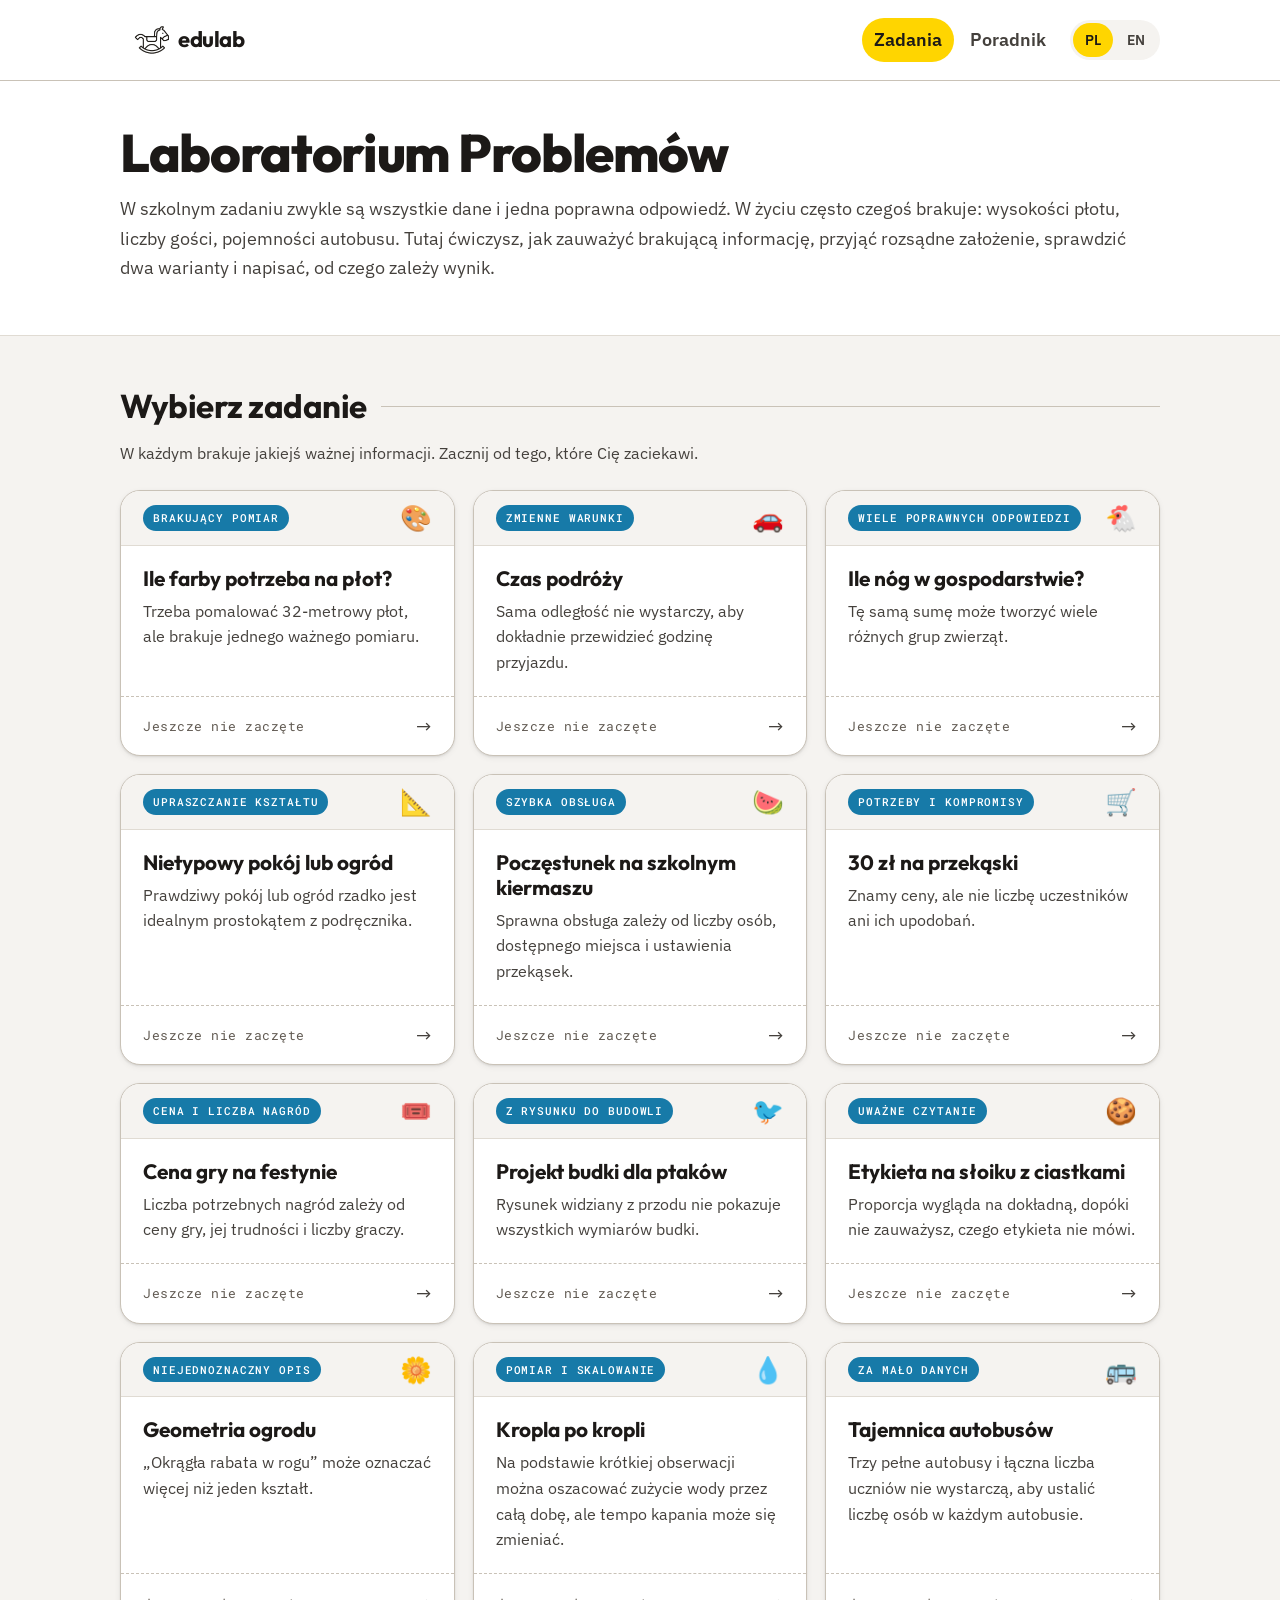
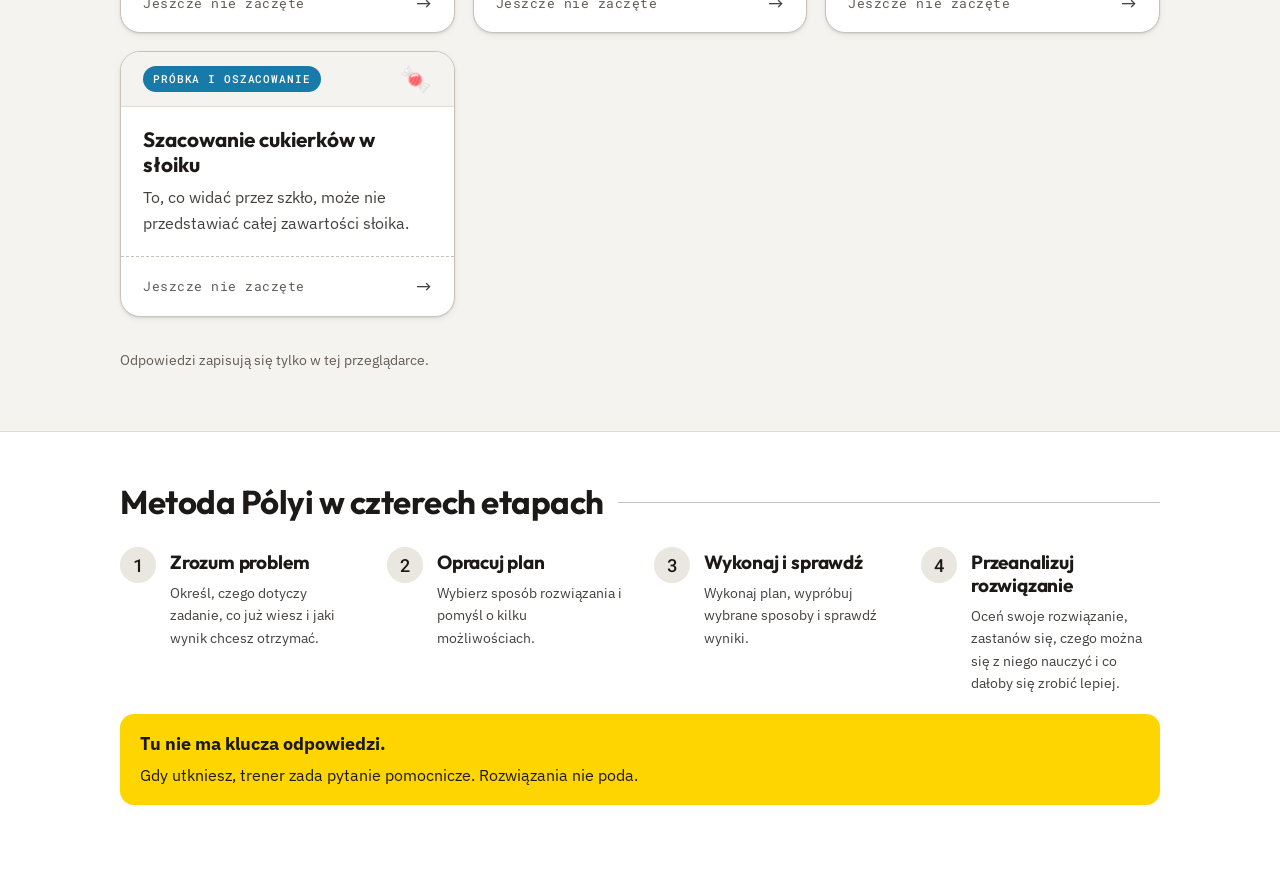
<file: index.html>
<!doctype html>
<html lang="pl">
<head>
  <meta charset="utf-8">
  <meta name="viewport" content="width=device-width, initial-scale=1">
  <meta name="description" content="Zadania z brakującymi informacjami do rozwiązywania metodą Pólyi, dla dzieci ciekawych świata.">
  <link rel="icon" type="image/svg+xml" href="favicon.svg?v=2">
  <link rel="icon" type="image/png" sizes="32x32" href="favicon-32.png?v=2">
  <link rel="icon" type="image/png" sizes="16x16" href="favicon-16.png?v=2">
  <link rel="apple-touch-icon" sizes="180x180" href="apple-touch-icon.png?v=2">
  <meta name="theme-color" content="#FFD500">
  <title>Laboratorium Problemów – Myśl jak Pólya</title>
  <link rel="preconnect" href="https://fonts.googleapis.com">
  <link rel="preconnect" href="https://fonts.gstatic.com" crossorigin>
  <link rel="stylesheet" href="https://fonts.googleapis.com/css2?family=Outfit:wght@400;500;600;700;800&family=IBM+Plex+Sans:wght@400;500;600;700&family=Roboto+Mono:wght@400;500&display=swap">
  <style>
    @keyframes boot-reveal { to { visibility: visible; } }
    html:not(.app-ready) body { visibility: hidden; animation: boot-reveal 0s 4s forwards; }
    @media print { html:not(.app-ready) body { visibility: visible; animation: none; } }
  </style>
  <noscript><style>html:not(.app-ready) body { visibility: visible; animation: none; }</style></noscript>
  <link rel="stylesheet" href="tokens.css">
  <link rel="stylesheet" href="styles.css">
</head>
<body class="edu">
  <header class="edu-header">
    <div class="edu-header-inner">
      <a class="edu-brand" href="./" id="homeLink" aria-label="Strona główna Laboratorium Problemów">
        <img class="edu-logo" src="assets/edulab-mark-ink.png" alt="">
        <span class="edu-wordmark">edulab</span>
      </a>
      <nav class="edu-nav" aria-label="Nawigacja">
        <a href="./" id="appLink" aria-current="page">Zadania</a>
        <a href="guide.html" id="guideLink">Poradnik</a>
      </nav>
      <div class="edu-seg" role="group" aria-label="Wybór języka" id="languageSwitch">
        <button type="button" data-language="pl" aria-pressed="true">PL</button>
        <button type="button" data-language="en" aria-pressed="false">EN</button>
      </div>
    </div>
  </header>

  <main id="app" tabindex="-1"></main>

  <noscript>
    <p class="noscript">Laboratorium Problemów działa tylko z włączonym JavaScriptem.</p>
  </noscript>

  <script src="data.js"></script>
  <script src="coach.js"></script>
  <script src="app.js"></script>
</body>
</html>
</file>
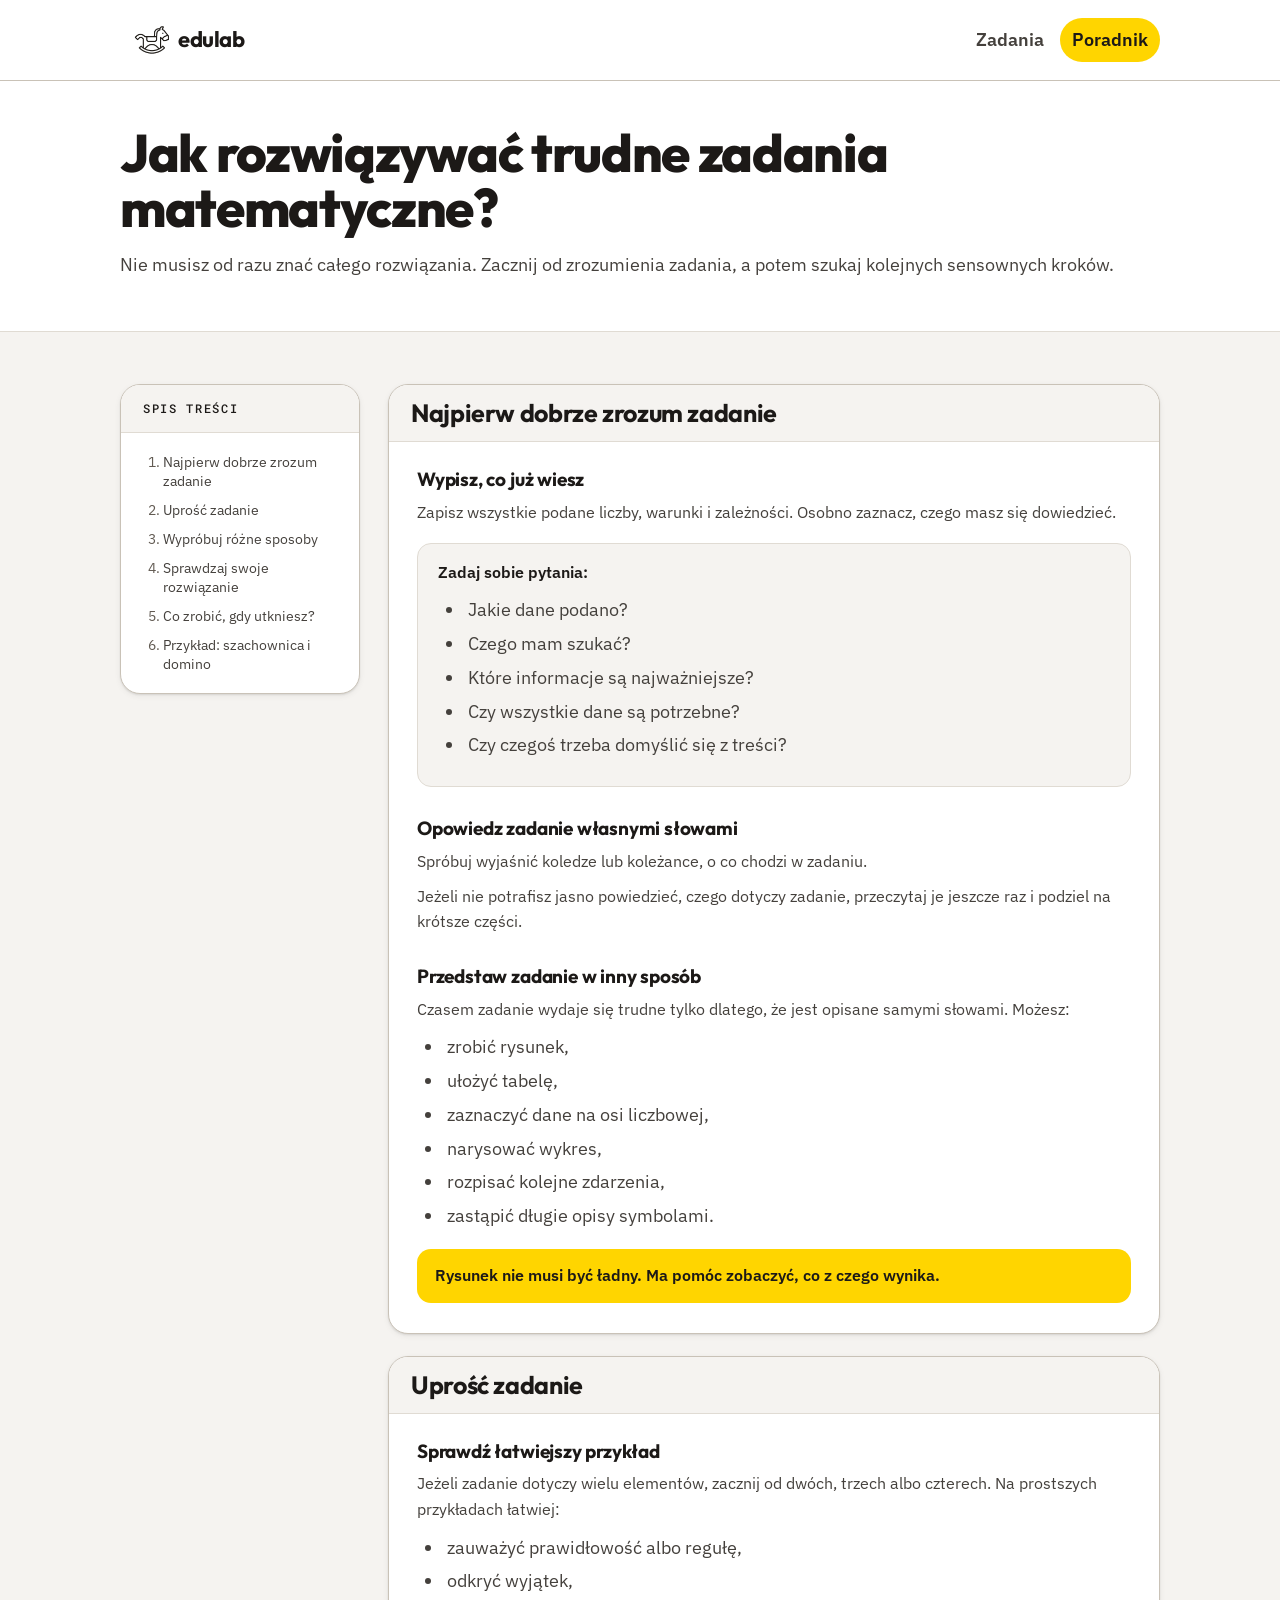
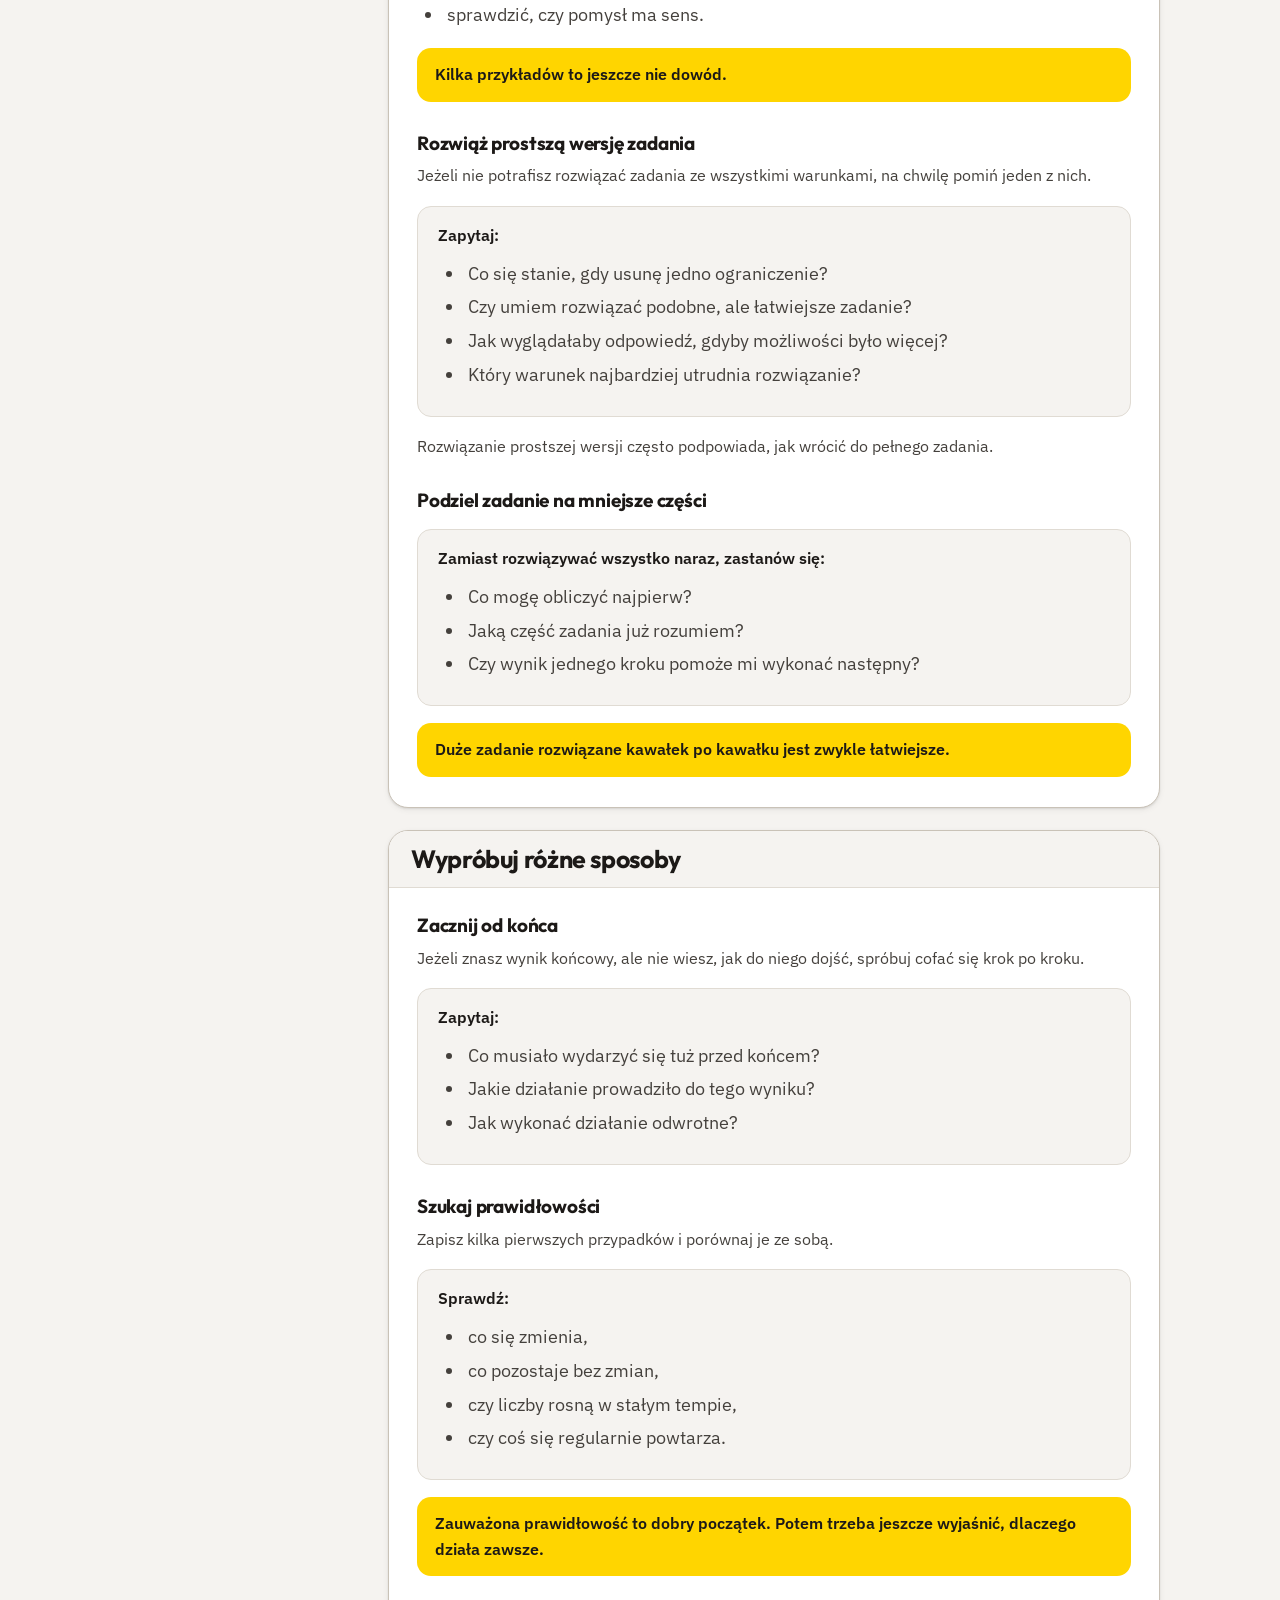
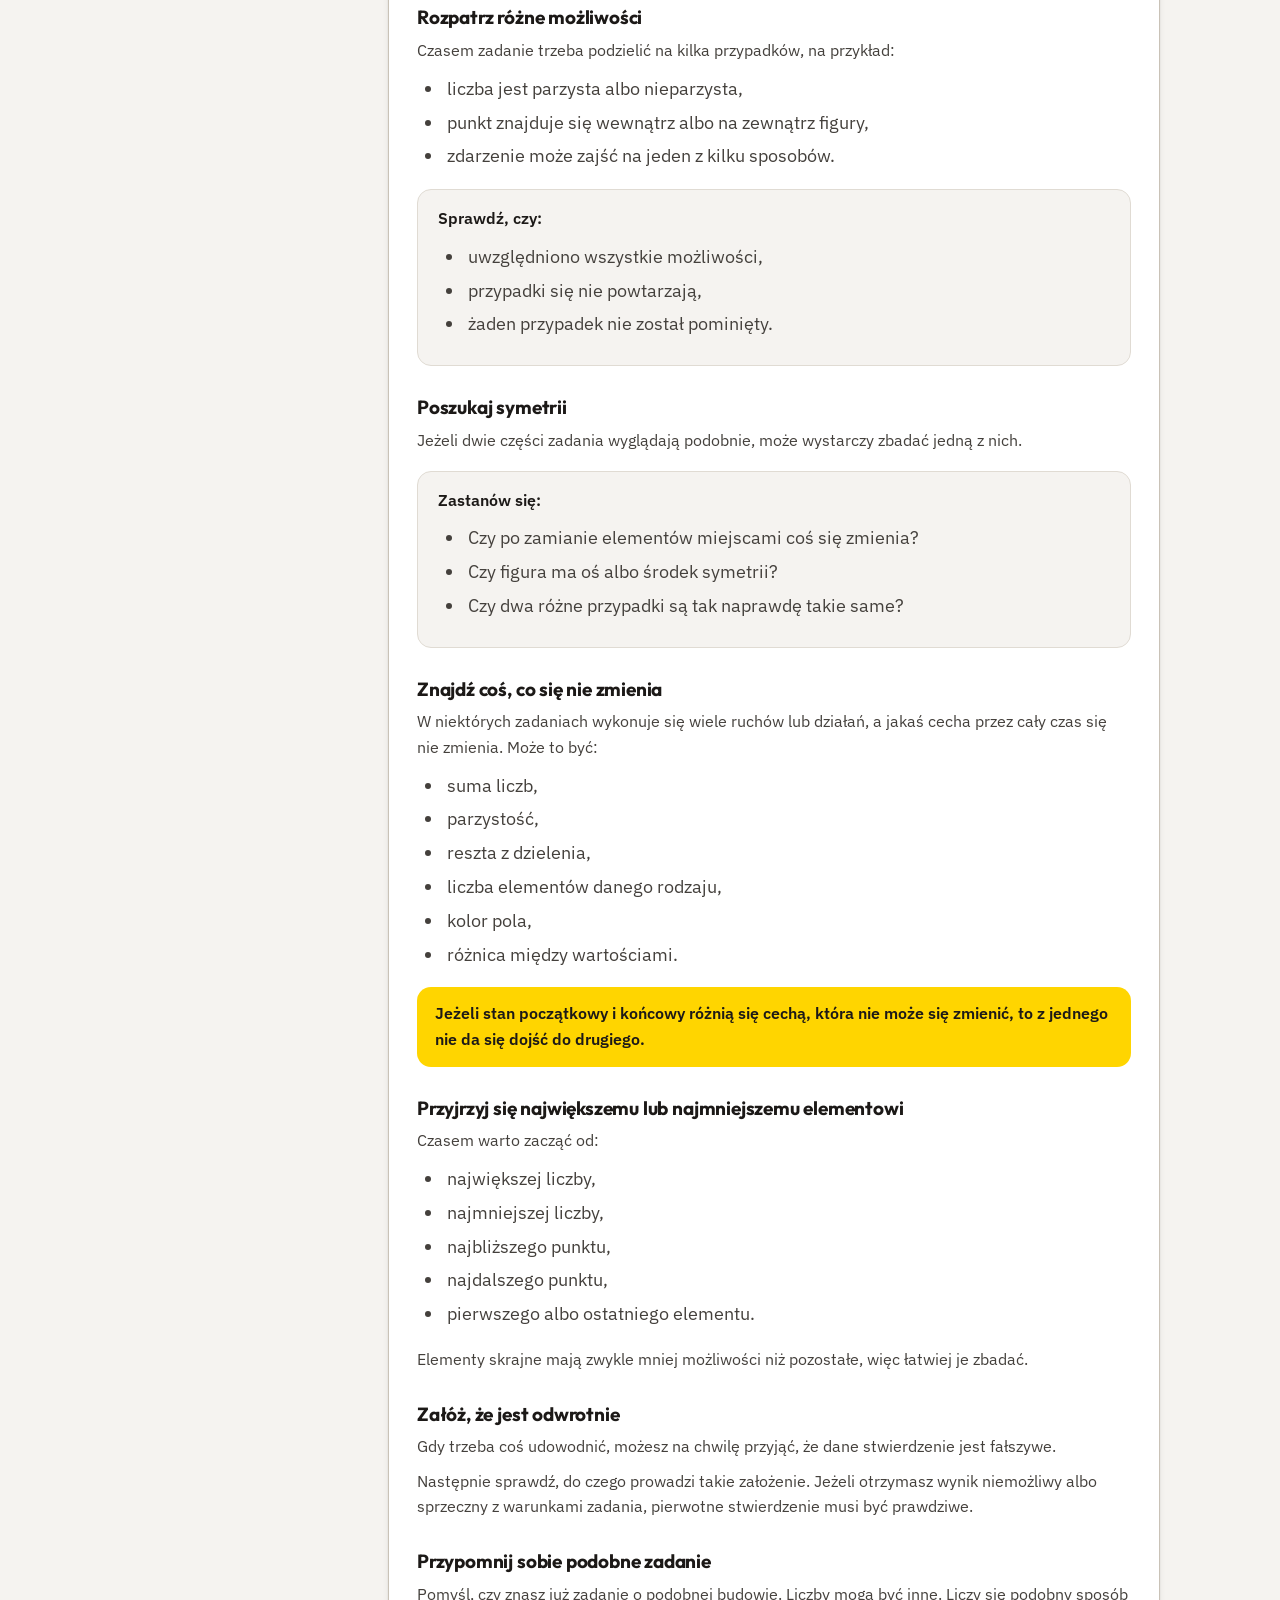
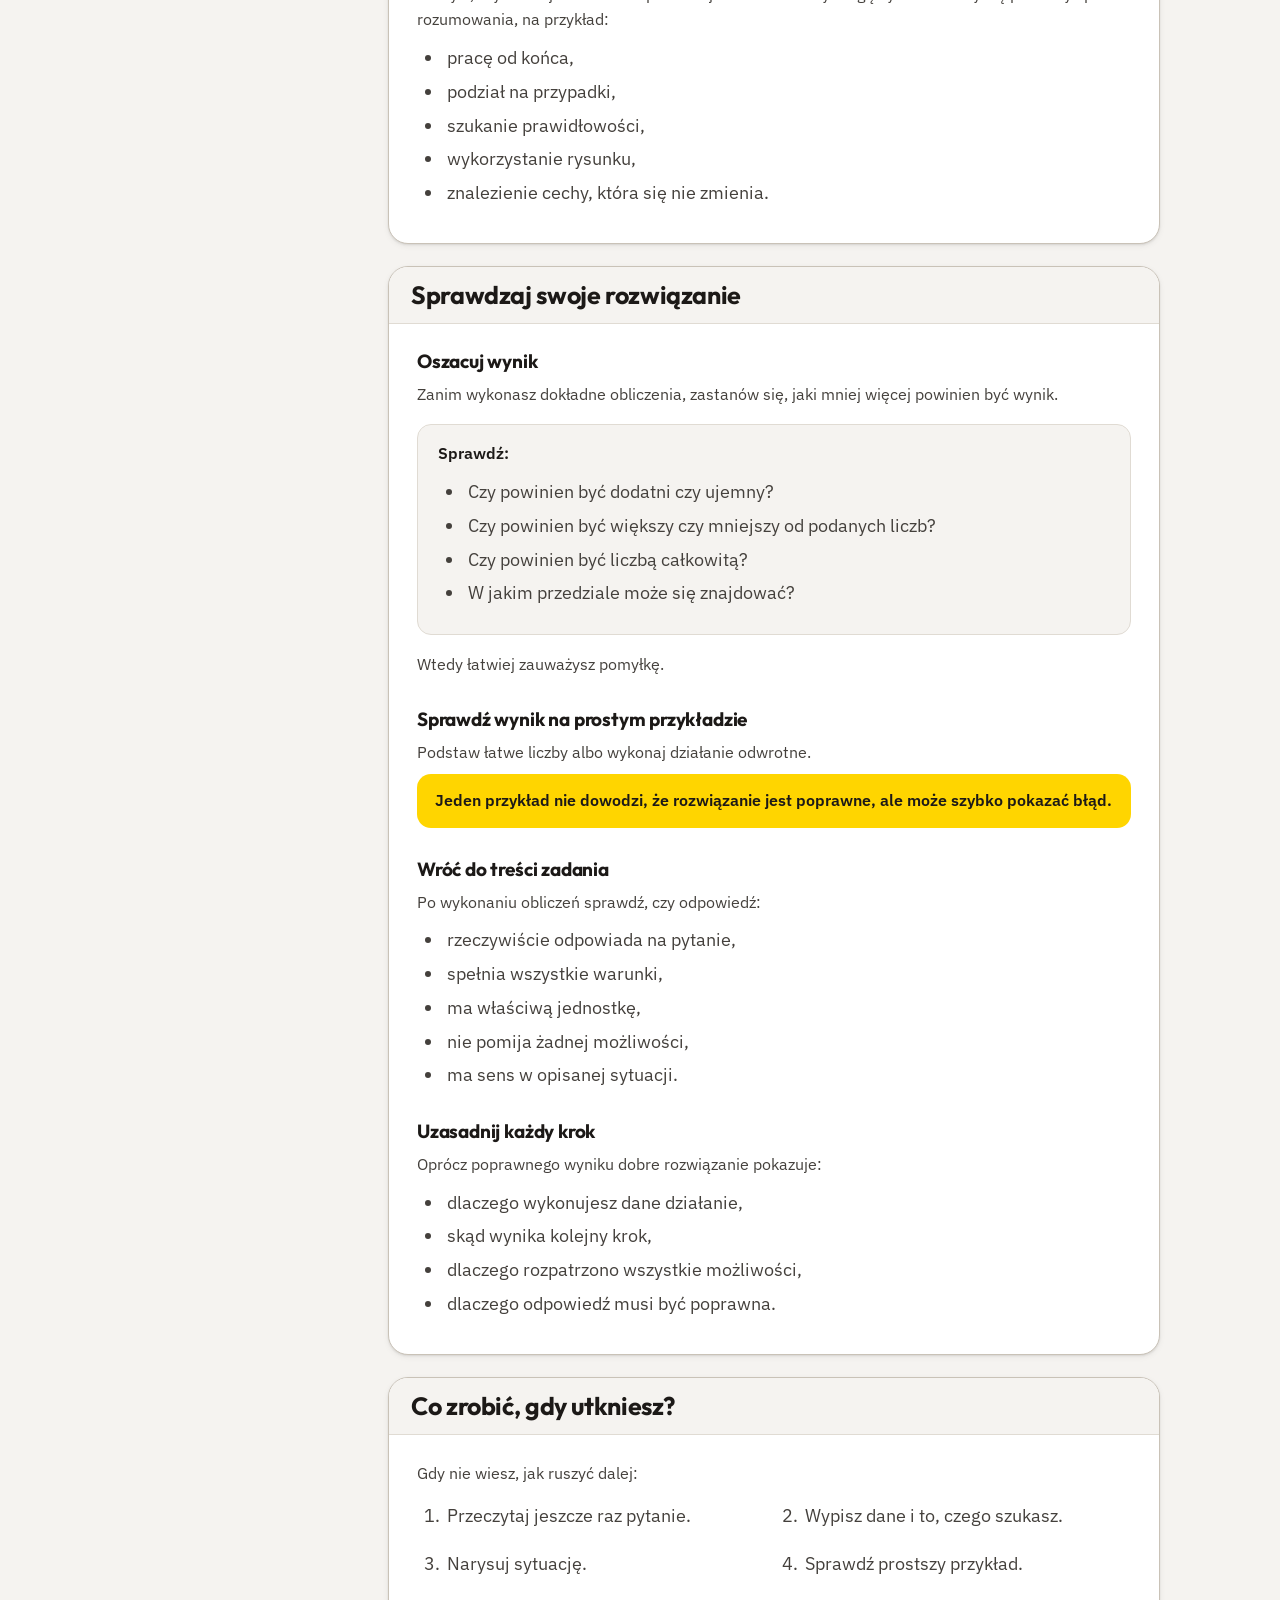
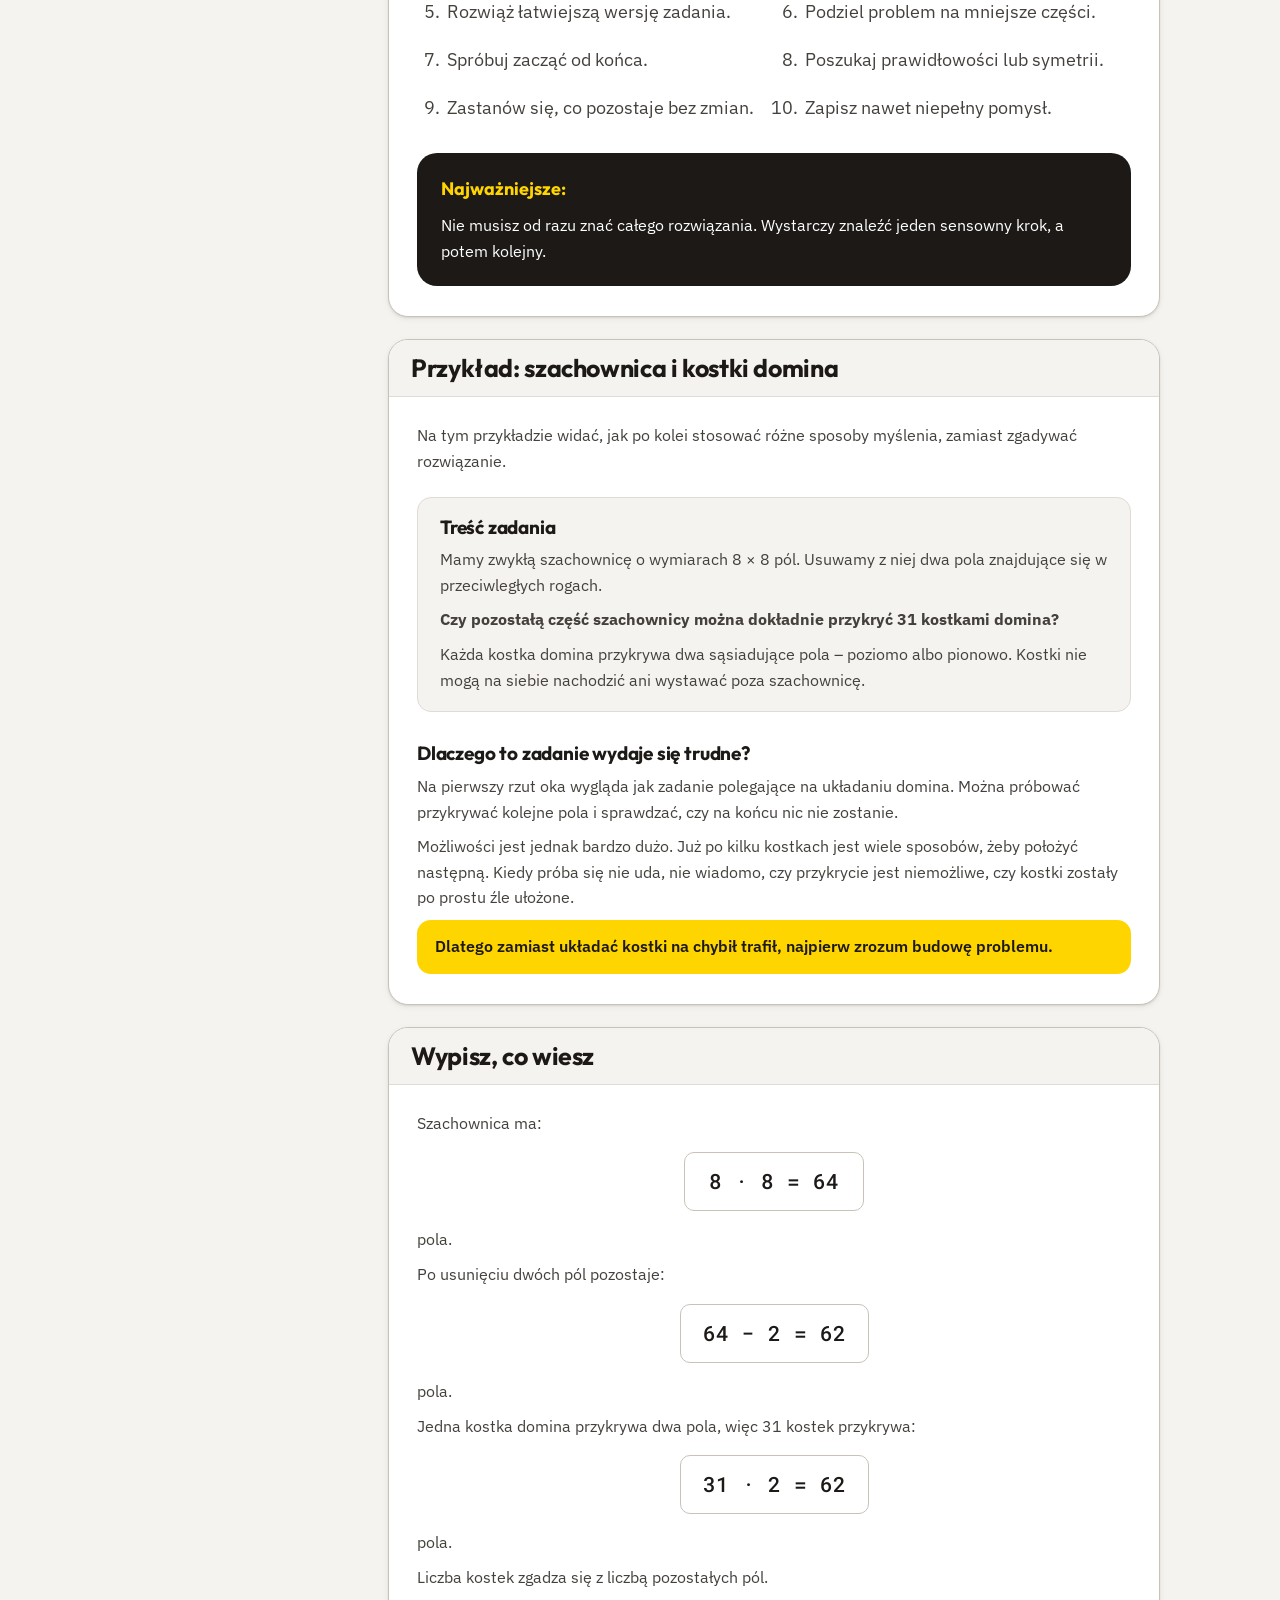
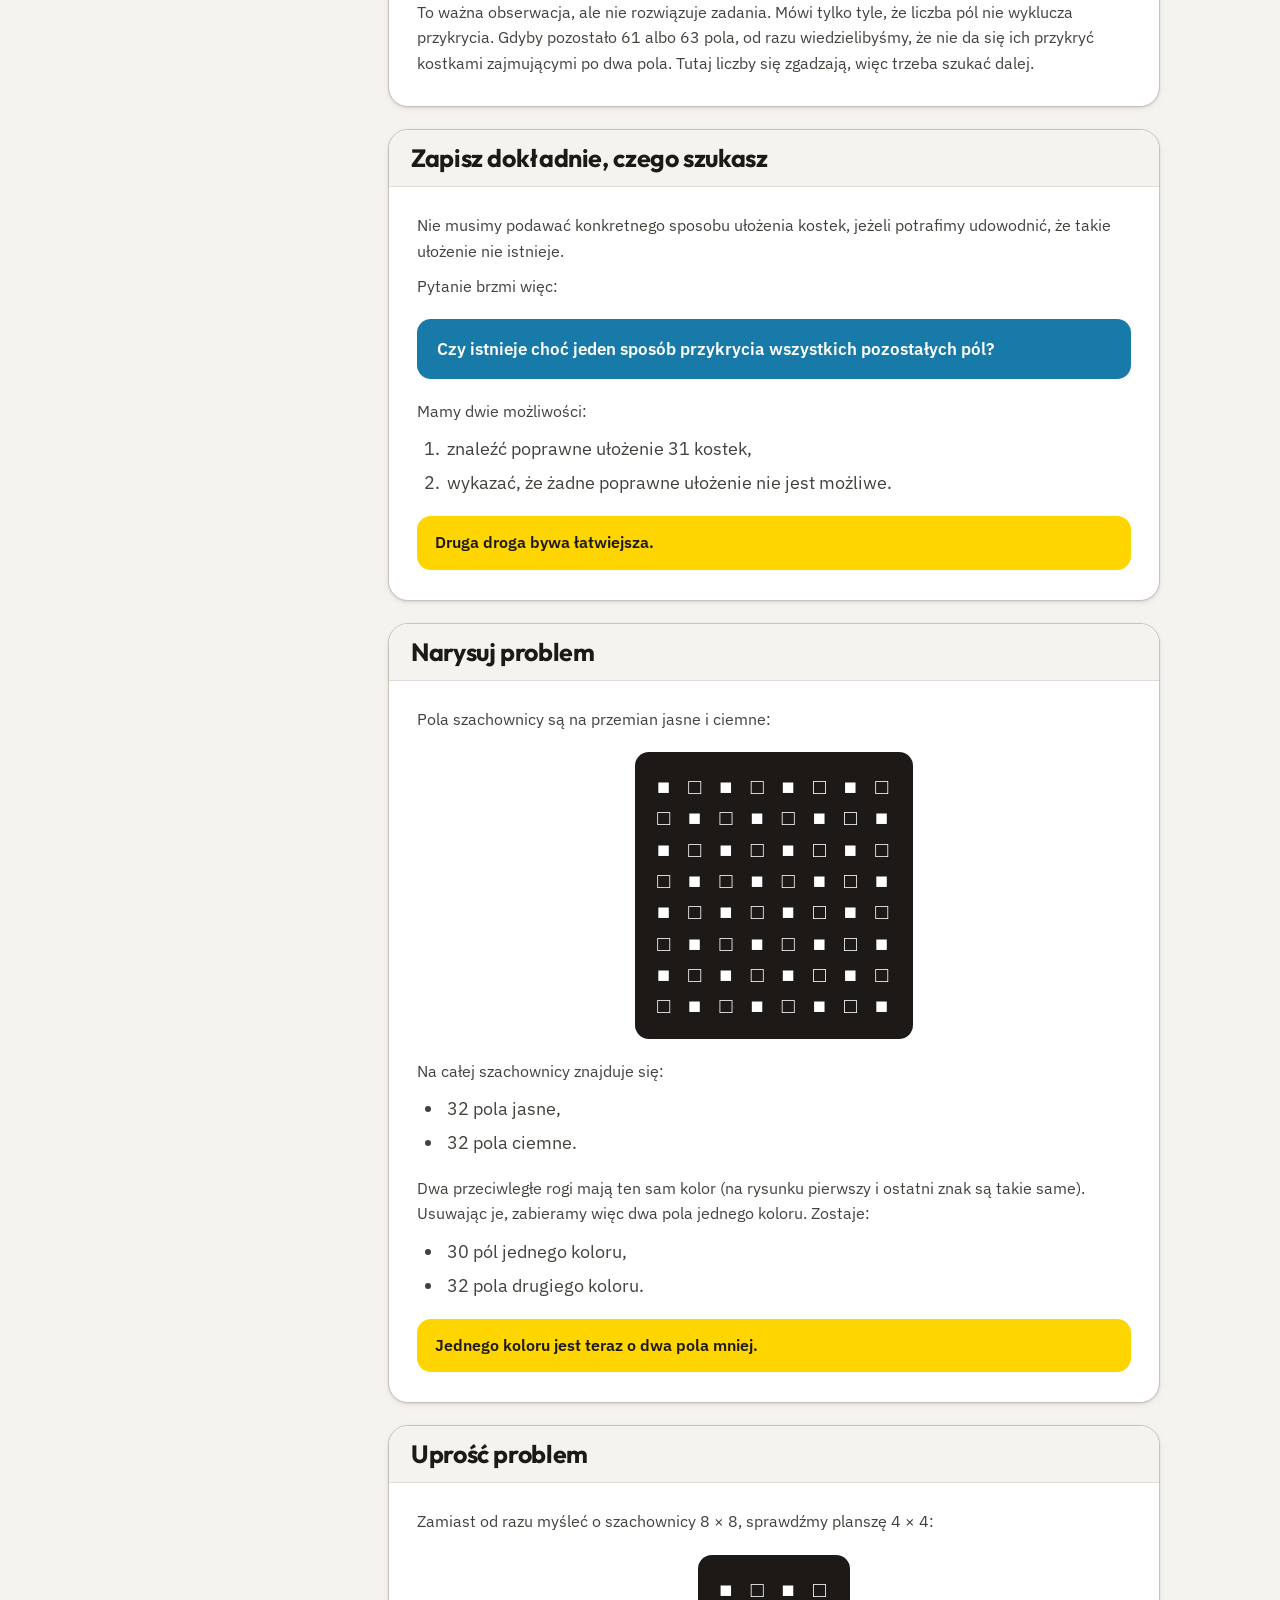
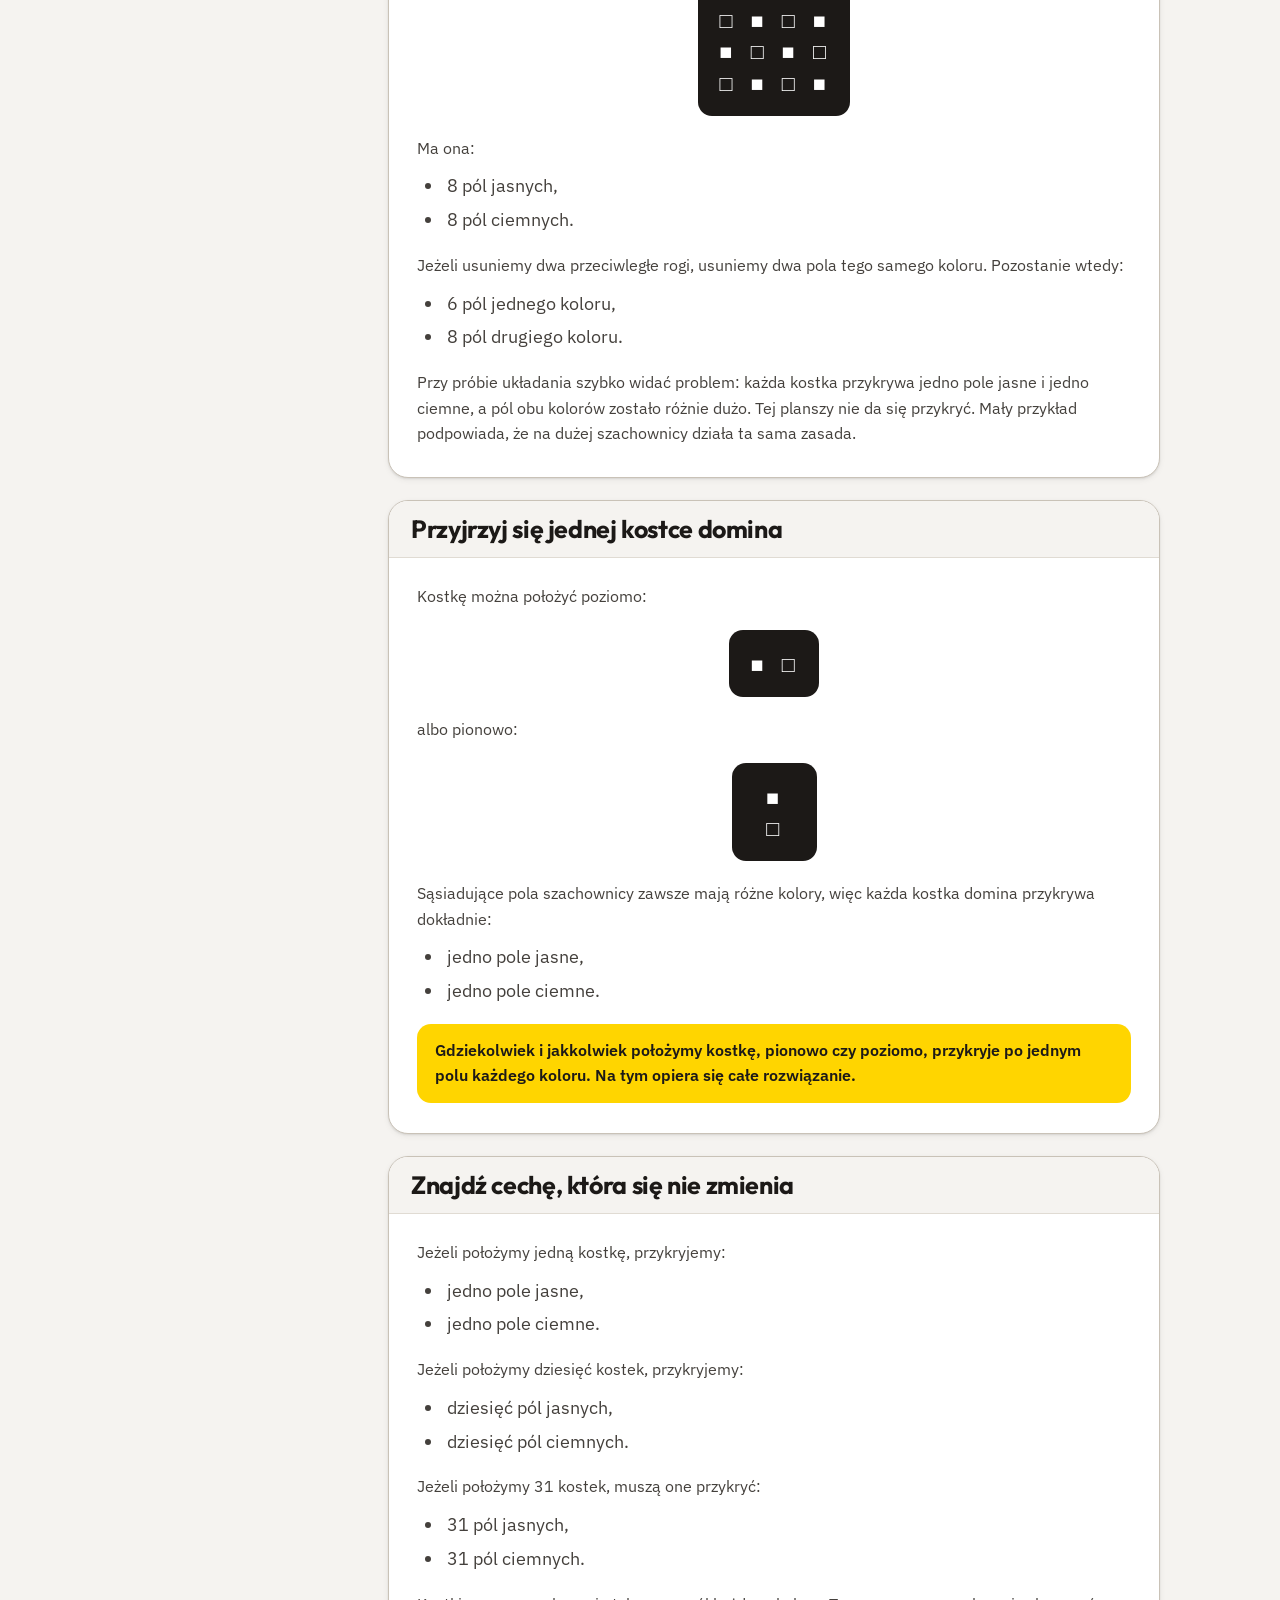
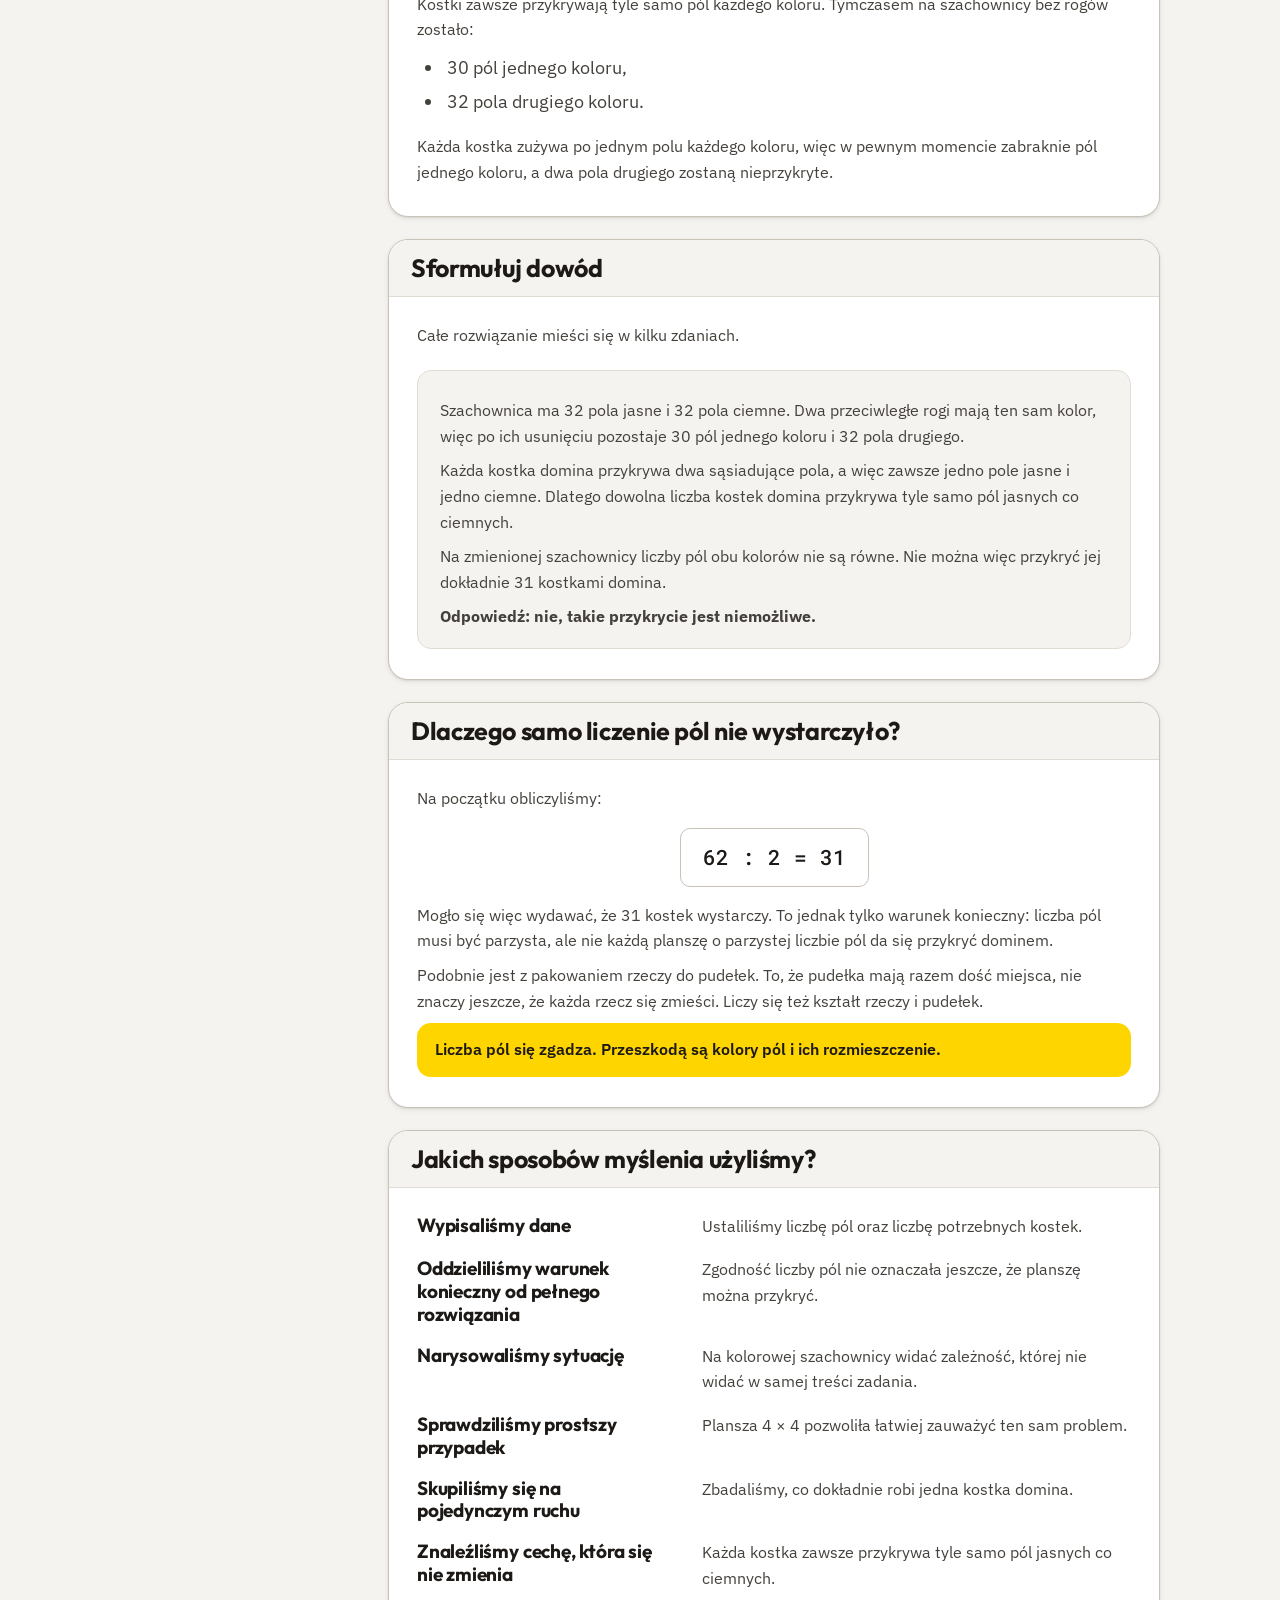
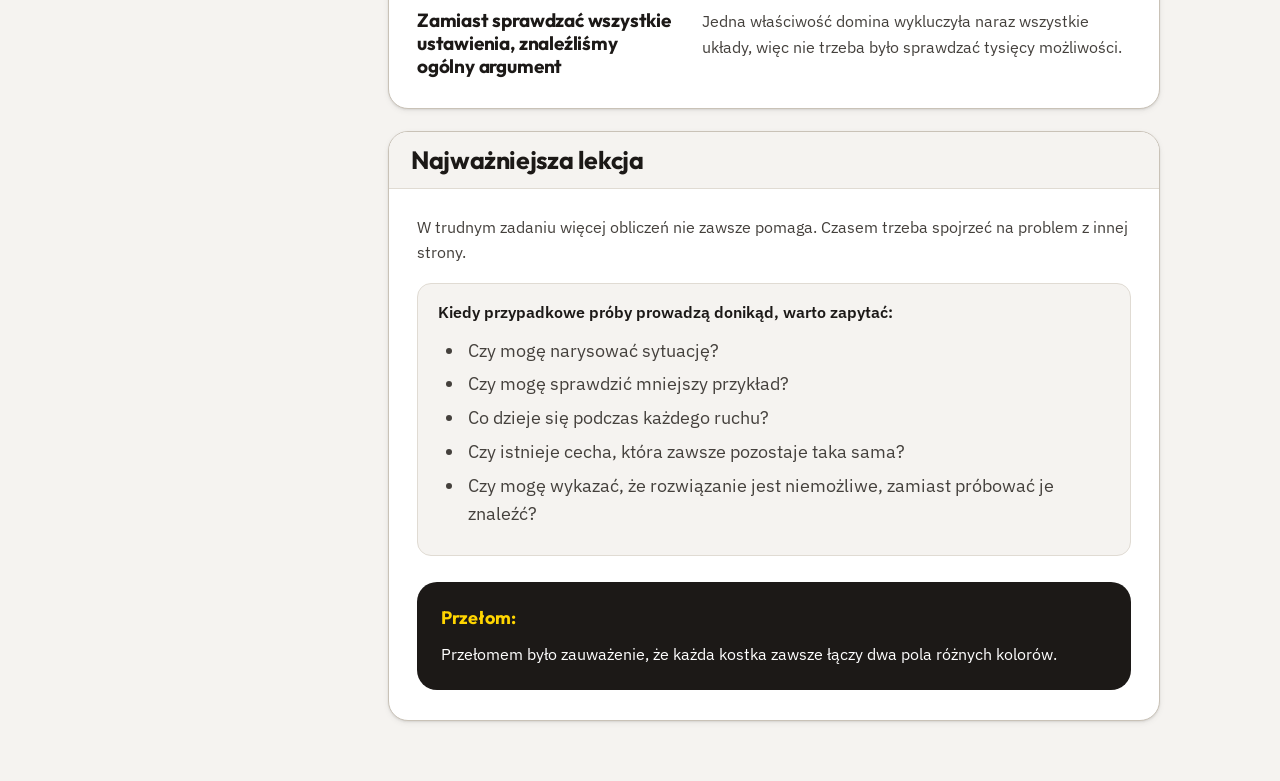
<file: guide.html>
<!doctype html>
<html lang="pl">
<head>
  <meta charset="utf-8">
  <meta name="viewport" content="width=device-width, initial-scale=1">
  <meta name="description" content="Praktyczny poradnik rozwiązywania trudnych zadań matematycznych dla starszych uczniów.">
  <title>Jak rozwiązywać trudne zadania matematyczne? – Laboratorium Problemów</title>
  <link rel="icon" type="image/svg+xml" href="favicon.svg?v=2">
  <link rel="icon" type="image/png" sizes="32x32" href="favicon-32.png?v=2">
  <link rel="icon" type="image/png" sizes="16x16" href="favicon-16.png?v=2">
  <link rel="apple-touch-icon" sizes="180x180" href="apple-touch-icon.png?v=2">
  <meta name="theme-color" content="#FFD500">
  <link rel="preconnect" href="https://fonts.googleapis.com">
  <link rel="preconnect" href="https://fonts.gstatic.com" crossorigin>
  <link rel="stylesheet" href="https://fonts.googleapis.com/css2?family=Outfit:wght@400;500;600;700;800&family=IBM+Plex+Sans:wght@400;500;600;700&family=Roboto+Mono:wght@400;500&display=swap">
  <link rel="stylesheet" href="tokens.css">
  <link rel="stylesheet" href="styles.css">
</head>
<body class="edu">
  <header class="edu-header">
    <div class="edu-header-inner">
      <a class="edu-brand" href="index.html" aria-label="Laboratorium Problemów: strona główna">
        <img class="edu-logo" src="assets/edulab-mark-ink.png" alt="">
        <span class="edu-wordmark">edulab</span>
      </a>
      <nav class="edu-nav" aria-label="Nawigacja">
        <a href="index.html">Zadania</a>
        <a href="guide.html" aria-current="page">Poradnik</a>
      </nav>
    </div>
  </header>

  <main class="page">
    <header class="page-head">
      <h1 class="app-title">Jak rozwiązywać trudne zadania matematyczne?</h1>
      <p class="edu-lead">Nie musisz od razu znać całego rozwiązania. Zacznij od zrozumienia zadania, a potem szukaj kolejnych sensownych kroków.</p>
    </header>

    <section class="sec">
    <div class="wrap">
    <div class="guide-layout">
      <nav class="card guide-toc" aria-labelledby="tocTitle">
        <div class="card-head"><span class="edu-overline" id="tocTitle">Spis treści</span></div>
        <div class="card-body">
        <ol>
          <li><a href="#zrozum">Najpierw dobrze zrozum zadanie</a></li>
          <li><a href="#uprosc">Uprość zadanie</a></li>
          <li><a href="#sposoby">Wypróbuj różne sposoby</a></li>
          <li><a href="#sprawdzaj">Sprawdzaj swoje rozwiązanie</a></li>
          <li><a href="#gdy-utkniesz">Co zrobić, gdy utkniesz?</a></li>
          <li><a href="#przyklad-domino">Przykład: szachownica i domino</a></li>
        </ol>
        </div>
      </nav>

      <article class="guide-content">
        <section class="card guide-section" id="zrozum" aria-labelledby="zrozum-title">
          <div class="card-head"><h2 id="zrozum-title">Najpierw dobrze zrozum zadanie</h2></div>
          <div class="card-body">

          <h3>Wypisz, co już wiesz</h3>
          <p>Zapisz wszystkie podane liczby, warunki i zależności. Osobno zaznacz, czego masz się dowiedzieć.</p>
          <div class="guide-questions">
            <p>Zadaj sobie pytania:</p>
            <ul>
              <li>Jakie dane podano?</li>
              <li>Czego mam szukać?</li>
              <li>Które informacje są najważniejsze?</li>
              <li>Czy wszystkie dane są potrzebne?</li>
              <li>Czy czegoś trzeba domyślić się z treści?</li>
            </ul>
          </div>

          <h3>Opowiedz zadanie własnymi słowami</h3>
          <p>Spróbuj wyjaśnić koledze lub koleżance, o co chodzi w zadaniu.</p>
          <p>Jeżeli nie potrafisz jasno powiedzieć, czego dotyczy zadanie, przeczytaj je jeszcze raz i podziel na krótsze części.</p>

          <h3>Przedstaw zadanie w inny sposób</h3>
          <p>Czasem zadanie wydaje się trudne tylko dlatego, że jest opisane samymi słowami. Możesz:</p>
          <ul>
            <li>zrobić rysunek,</li>
            <li>ułożyć tabelę,</li>
            <li>zaznaczyć dane na osi liczbowej,</li>
            <li>narysować wykres,</li>
            <li>rozpisać kolejne zdarzenia,</li>
            <li>zastąpić długie opisy symbolami.</li>
          </ul>
          <p class="guide-callout">Rysunek nie musi być ładny. Ma pomóc zobaczyć, co z czego wynika.</p>
          </div>
        </section>

        <section class="card guide-section" id="uprosc" aria-labelledby="uprosc-title">
          <div class="card-head"><h2 id="uprosc-title">Uprość zadanie</h2></div>
          <div class="card-body">

          <h3>Sprawdź łatwiejszy przykład</h3>
          <p>Jeżeli zadanie dotyczy wielu elementów, zacznij od dwóch, trzech albo czterech. Na prostszych przykładach łatwiej:</p>
          <ul>
            <li>zauważyć prawidłowość albo regułę,</li>
            <li>odkryć wyjątek,</li>
            <li>sprawdzić, czy pomysł ma sens.</li>
          </ul>
          <p class="guide-callout">Kilka przykładów to jeszcze nie dowód.</p>

          <h3>Rozwiąż prostszą wersję zadania</h3>
          <p>Jeżeli nie potrafisz rozwiązać zadania ze wszystkimi warunkami, na chwilę pomiń jeden z nich.</p>
          <div class="guide-questions">
            <p>Zapytaj:</p>
            <ul>
              <li>Co się stanie, gdy usunę jedno ograniczenie?</li>
              <li>Czy umiem rozwiązać podobne, ale łatwiejsze zadanie?</li>
              <li>Jak wyglądałaby odpowiedź, gdyby możliwości było więcej?</li>
              <li>Który warunek najbardziej utrudnia rozwiązanie?</li>
            </ul>
          </div>
          <p>Rozwiązanie prostszej wersji często podpowiada, jak wrócić do pełnego zadania.</p>

          <h3>Podziel zadanie na mniejsze części</h3>
          <div class="guide-questions">
            <p>Zamiast rozwiązywać wszystko naraz, zastanów się:</p>
            <ul>
              <li>Co mogę obliczyć najpierw?</li>
              <li>Jaką część zadania już rozumiem?</li>
              <li>Czy wynik jednego kroku pomoże mi wykonać następny?</li>
            </ul>
          </div>
          <p class="guide-callout">Duże zadanie rozwiązane kawałek po kawałku jest zwykle łatwiejsze.</p>
          </div>
        </section>

        <section class="card guide-section" id="sposoby" aria-labelledby="sposoby-title">
          <div class="card-head"><h2 id="sposoby-title">Wypróbuj różne sposoby</h2></div>
          <div class="card-body">

          <h3>Zacznij od końca</h3>
          <p>Jeżeli znasz wynik końcowy, ale nie wiesz, jak do niego dojść, spróbuj cofać się krok po kroku.</p>
          <div class="guide-questions">
            <p>Zapytaj:</p>
            <ul>
              <li>Co musiało wydarzyć się tuż przed końcem?</li>
              <li>Jakie działanie prowadziło do tego wyniku?</li>
              <li>Jak wykonać działanie odwrotne?</li>
            </ul>
          </div>

          <h3>Szukaj prawidłowości</h3>
          <p>Zapisz kilka pierwszych przypadków i porównaj je ze sobą.</p>
          <div class="guide-questions">
            <p>Sprawdź:</p>
            <ul>
              <li>co się zmienia,</li>
              <li>co pozostaje bez zmian,</li>
              <li>czy liczby rosną w stałym tempie,</li>
              <li>czy coś się regularnie powtarza.</li>
            </ul>
          </div>
          <p class="guide-callout">Zauważona prawidłowość to dobry początek. Potem trzeba jeszcze wyjaśnić, dlaczego działa zawsze.</p>

          <h3>Rozpatrz różne możliwości</h3>
          <p>Czasem zadanie trzeba podzielić na kilka przypadków, na przykład:</p>
          <ul>
            <li>liczba jest parzysta albo nieparzysta,</li>
            <li>punkt znajduje się wewnątrz albo na zewnątrz figury,</li>
            <li>zdarzenie może zajść na jeden z kilku sposobów.</li>
          </ul>
          <div class="guide-questions">
            <p>Sprawdź, czy:</p>
            <ul>
              <li>uwzględniono wszystkie możliwości,</li>
              <li>przypadki się nie powtarzają,</li>
              <li>żaden przypadek nie został pominięty.</li>
            </ul>
          </div>

          <h3>Poszukaj symetrii</h3>
          <p>Jeżeli dwie części zadania wyglądają podobnie, może wystarczy zbadać jedną z nich.</p>
          <div class="guide-questions">
            <p>Zastanów się:</p>
            <ul>
              <li>Czy po zamianie elementów miejscami coś się zmienia?</li>
              <li>Czy figura ma oś albo środek symetrii?</li>
              <li>Czy dwa różne przypadki są tak naprawdę takie same?</li>
            </ul>
          </div>

          <h3>Znajdź coś, co się nie zmienia</h3>
          <p>W niektórych zadaniach wykonuje się wiele ruchów lub działań, a jakaś cecha przez cały czas się nie zmienia. Może to być:</p>
          <ul>
            <li>suma liczb,</li>
            <li>parzystość,</li>
            <li>reszta z dzielenia,</li>
            <li>liczba elementów danego rodzaju,</li>
            <li>kolor pola,</li>
            <li>różnica między wartościami.</li>
          </ul>
          <p class="guide-callout">Jeżeli stan początkowy i końcowy różnią się cechą, która nie może się zmienić, to z jednego nie da się dojść do drugiego.</p>

          <h3>Przyjrzyj się największemu lub najmniejszemu elementowi</h3>
          <p>Czasem warto zacząć od:</p>
          <ul>
            <li>największej liczby,</li>
            <li>najmniejszej liczby,</li>
            <li>najbliższego punktu,</li>
            <li>najdalszego punktu,</li>
            <li>pierwszego albo ostatniego elementu.</li>
          </ul>
          <p>Elementy skrajne mają zwykle mniej możliwości niż pozostałe, więc łatwiej je zbadać.</p>

          <h3>Załóż, że jest odwrotnie</h3>
          <p>Gdy trzeba coś udowodnić, możesz na chwilę przyjąć, że dane stwierdzenie jest fałszywe.</p>
          <p>Następnie sprawdź, do czego prowadzi takie założenie. Jeżeli otrzymasz wynik niemożliwy albo sprzeczny z warunkami zadania, pierwotne stwierdzenie musi być prawdziwe.</p>

          <h3>Przypomnij sobie podobne zadanie</h3>
          <p>Pomyśl, czy znasz już zadanie o podobnej budowie. Liczby mogą być inne. Liczy się podobny sposób rozumowania, na przykład:</p>
          <ul>
            <li>pracę od końca,</li>
            <li>podział na przypadki,</li>
            <li>szukanie prawidłowości,</li>
            <li>wykorzystanie rysunku,</li>
            <li>znalezienie cechy, która się nie zmienia.</li>
          </ul>
          </div>
        </section>

        <section class="card guide-section" id="sprawdzaj" aria-labelledby="sprawdzaj-title">
          <div class="card-head"><h2 id="sprawdzaj-title">Sprawdzaj swoje rozwiązanie</h2></div>
          <div class="card-body">

          <h3>Oszacuj wynik</h3>
          <p>Zanim wykonasz dokładne obliczenia, zastanów się, jaki mniej więcej powinien być wynik.</p>
          <div class="guide-questions">
            <p>Sprawdź:</p>
            <ul>
              <li>Czy powinien być dodatni czy ujemny?</li>
              <li>Czy powinien być większy czy mniejszy od podanych liczb?</li>
              <li>Czy powinien być liczbą całkowitą?</li>
              <li>W jakim przedziale może się znajdować?</li>
            </ul>
          </div>
          <p>Wtedy łatwiej zauważysz pomyłkę.</p>

          <h3>Sprawdź wynik na prostym przykładzie</h3>
          <p>Podstaw łatwe liczby albo wykonaj działanie odwrotne.</p>
          <p class="guide-callout">Jeden przykład nie dowodzi, że rozwiązanie jest poprawne, ale może szybko pokazać błąd.</p>

          <h3>Wróć do treści zadania</h3>
          <p>Po wykonaniu obliczeń sprawdź, czy odpowiedź:</p>
          <ul>
            <li>rzeczywiście odpowiada na pytanie,</li>
            <li>spełnia wszystkie warunki,</li>
            <li>ma właściwą jednostkę,</li>
            <li>nie pomija żadnej możliwości,</li>
            <li>ma sens w opisanej sytuacji.</li>
          </ul>

          <h3>Uzasadnij każdy krok</h3>
          <p>Oprócz poprawnego wyniku dobre rozwiązanie pokazuje:</p>
          <ul>
            <li>dlaczego wykonujesz dane działanie,</li>
            <li>skąd wynika kolejny krok,</li>
            <li>dlaczego rozpatrzono wszystkie możliwości,</li>
            <li>dlaczego odpowiedź musi być poprawna.</li>
          </ul>
          </div>
        </section>

        <section class="card guide-section" id="gdy-utkniesz" aria-labelledby="gdy-utkniesz-title">
          <div class="card-head"><h2 id="gdy-utkniesz-title">Co zrobić, gdy utkniesz?</h2></div>
          <div class="card-body">
          <p>Gdy nie wiesz, jak ruszyć dalej:</p>
          <ol class="stuck-list">
            <li>Przeczytaj jeszcze raz pytanie.</li>
            <li>Wypisz dane i to, czego szukasz.</li>
            <li>Narysuj sytuację.</li>
            <li>Sprawdź prostszy przykład.</li>
            <li>Rozwiąż łatwiejszą wersję zadania.</li>
            <li>Podziel problem na mniejsze części.</li>
            <li>Spróbuj zacząć od końca.</li>
            <li>Poszukaj prawidłowości lub symetrii.</li>
            <li>Zastanów się, co pozostaje bez zmian.</li>
            <li>Zapisz nawet niepełny pomysł.</li>
          </ol>
          <div class="guide-final">
            <strong>Najważniejsze:</strong>
            <p>Nie musisz od razu znać całego rozwiązania. Wystarczy znaleźć jeden sensowny krok, a potem kolejny.</p>
          </div>
          </div>
        </section>

        <section class="card guide-section" id="przyklad-domino" aria-labelledby="przyklad-domino-title">
          <div class="card-head"><h2 id="przyklad-domino-title">Przykład: szachownica i kostki domina</h2></div>
          <div class="card-body">
          <p>Na tym przykładzie widać, jak po kolei stosować różne sposoby myślenia, zamiast zgadywać rozwiązanie.</p>

          <div class="example-task">
            <h3>Treść zadania</h3>
            <p>Mamy zwykłą szachownicę o wymiarach 8 × 8 pól. Usuwamy z niej dwa pola znajdujące się w przeciwległych rogach.</p>
            <p><strong>Czy pozostałą część szachownicy można dokładnie przykryć 31 kostkami domina?</strong></p>
            <p>Każda kostka domina przykrywa dwa sąsiadujące pola – poziomo albo pionowo. Kostki nie mogą na siebie nachodzić ani wystawać poza szachownicę.</p>
          </div>

          <h3>Dlaczego to zadanie wydaje się trudne?</h3>
          <p>Na pierwszy rzut oka wygląda jak zadanie polegające na układaniu domina. Można próbować przykrywać kolejne pola i sprawdzać, czy na końcu nic nie zostanie.</p>
          <p>Możliwości jest jednak bardzo dużo. Już po kilku kostkach jest wiele sposobów, żeby położyć następną. Kiedy próba się nie uda, nie wiadomo, czy przykrycie jest niemożliwe, czy kostki zostały po prostu źle ułożone.</p>
          <p class="guide-callout">Dlatego zamiast układać kostki na chybił trafił, najpierw zrozum budowę problemu.</p>
          </div>
        </section>

        <section class="card guide-section" id="domino-dane" aria-labelledby="domino-dane-title">
          <div class="card-head"><h2 id="domino-dane-title">Wypisz, co wiesz</h2></div>
          <div class="card-body">
          <p>Szachownica ma:</p>
          <p class="example-equation">8 · 8 = 64</p>
          <p>pola.</p>
          <p>Po usunięciu dwóch pól pozostaje:</p>
          <p class="example-equation">64 − 2 = 62</p>
          <p>pola.</p>
          <p>Jedna kostka domina przykrywa dwa pola, więc 31 kostek przykrywa:</p>
          <p class="example-equation">31 · 2 = 62</p>
          <p>pola.</p>
          <p>Liczba kostek zgadza się z liczbą pozostałych pól.</p>
          <p>To ważna obserwacja, ale nie rozwiązuje zadania. Mówi tylko tyle, że liczba pól nie wyklucza przykrycia. Gdyby pozostało 61 albo 63 pola, od razu wiedzielibyśmy, że nie da się ich przykryć kostkami zajmującymi po dwa pola. Tutaj liczby się zgadzają, więc trzeba szukać dalej.</p>
          </div>
        </section>

        <section class="card guide-section" id="domino-cel" aria-labelledby="domino-cel-title">
          <div class="card-head"><h2 id="domino-cel-title">Zapisz dokładnie, czego szukasz</h2></div>
          <div class="card-body">
          <p>Nie musimy podawać konkretnego sposobu ułożenia kostek, jeżeli potrafimy udowodnić, że takie ułożenie nie istnieje.</p>
          <p>Pytanie brzmi więc:</p>
          <blockquote>Czy istnieje choć jeden sposób przykrycia wszystkich pozostałych pól?</blockquote>
          <p>Mamy dwie możliwości:</p>
          <ol>
            <li>znaleźć poprawne ułożenie 31 kostek,</li>
            <li>wykazać, że żadne poprawne ułożenie nie jest możliwe.</li>
          </ol>
          <p class="guide-callout">Druga droga bywa łatwiejsza.</p>
          </div>
        </section>

        <section class="card guide-section" id="domino-rysunek" aria-labelledby="domino-rysunek-title">
          <div class="card-head"><h2 id="domino-rysunek-title">Narysuj problem</h2></div>
          <div class="card-body">
          <p>Pola szachownicy są na przemian jasne i ciemne:</p>
          <pre class="chessboard" role="img" aria-label="Szachownica osiem na osiem z naprzemiennie ułożonymi jasnymi i ciemnymi polami">■ □ ■ □ ■ □ ■ □
□ ■ □ ■ □ ■ □ ■
■ □ ■ □ ■ □ ■ □
□ ■ □ ■ □ ■ □ ■
■ □ ■ □ ■ □ ■ □
□ ■ □ ■ □ ■ □ ■
■ □ ■ □ ■ □ ■ □
□ ■ □ ■ □ ■ □ ■</pre>
          <p>Na całej szachownicy znajduje się:</p>
          <ul>
            <li>32 pola jasne,</li>
            <li>32 pola ciemne.</li>
          </ul>
          <p>Dwa przeciwległe rogi mają ten sam kolor (na rysunku pierwszy i ostatni znak są takie same). Usuwając je, zabieramy więc dwa pola jednego koloru. Zostaje:</p>
          <ul>
            <li>30 pól jednego koloru,</li>
            <li>32 pola drugiego koloru.</li>
          </ul>
          <p class="guide-callout">Jednego koloru jest teraz o dwa pola mniej.</p>
          </div>
        </section>

        <section class="card guide-section" id="domino-uproszczenie" aria-labelledby="domino-uproszczenie-title">
          <div class="card-head"><h2 id="domino-uproszczenie-title">Uprość problem</h2></div>
          <div class="card-body">
          <p>Zamiast od razu myśleć o szachownicy 8 × 8, sprawdźmy planszę 4 × 4:</p>
          <pre class="chessboard" role="img" aria-label="Szachownica cztery na cztery z naprzemiennie ułożonymi jasnymi i ciemnymi polami">■ □ ■ □
□ ■ □ ■
■ □ ■ □
□ ■ □ ■</pre>
          <p>Ma ona:</p>
          <ul>
            <li>8 pól jasnych,</li>
            <li>8 pól ciemnych.</li>
          </ul>
          <p>Jeżeli usuniemy dwa przeciwległe rogi, usuniemy dwa pola tego samego koloru. Pozostanie wtedy:</p>
          <ul>
            <li>6 pól jednego koloru,</li>
            <li>8 pól drugiego koloru.</li>
          </ul>
          <p>Przy próbie układania szybko widać problem: każda kostka przykrywa jedno pole jasne i jedno ciemne, a pól obu kolorów zostało różnie dużo. Tej planszy nie da się przykryć. Mały przykład podpowiada, że na dużej szachownicy działa ta sama zasada.</p>
          </div>
        </section>

        <section class="card guide-section" id="domino-kostka" aria-labelledby="domino-kostka-title">
          <div class="card-head"><h2 id="domino-kostka-title">Przyjrzyj się jednej kostce domina</h2></div>
          <div class="card-body">
          <p>Kostkę można położyć poziomo:</p>
          <pre class="domino" role="img" aria-label="Pozioma kostka domina przykrywająca jasne i ciemne pole">■ □</pre>
          <p>albo pionowo:</p>
          <pre class="domino" role="img" aria-label="Pionowa kostka domina przykrywająca jasne i ciemne pole">■
□</pre>
          <p>Sąsiadujące pola szachownicy zawsze mają różne kolory, więc każda kostka domina przykrywa dokładnie:</p>
          <ul>
            <li>jedno pole jasne,</li>
            <li>jedno pole ciemne.</li>
          </ul>
          <p class="guide-callout">Gdziekolwiek i jakkolwiek położymy kostkę, pionowo czy poziomo, przykryje po jednym polu każdego koloru. Na tym opiera się całe rozwiązanie.</p>
          </div>
        </section>

        <section class="card guide-section" id="domino-niezmiennik" aria-labelledby="domino-niezmiennik-title">
          <div class="card-head"><h2 id="domino-niezmiennik-title">Znajdź cechę, która się nie zmienia</h2></div>
          <div class="card-body">
          <p>Jeżeli położymy jedną kostkę, przykryjemy:</p>
          <ul>
            <li>jedno pole jasne,</li>
            <li>jedno pole ciemne.</li>
          </ul>
          <p>Jeżeli położymy dziesięć kostek, przykryjemy:</p>
          <ul>
            <li>dziesięć pól jasnych,</li>
            <li>dziesięć pól ciemnych.</li>
          </ul>
          <p>Jeżeli położymy 31 kostek, muszą one przykryć:</p>
          <ul>
            <li>31 pól jasnych,</li>
            <li>31 pól ciemnych.</li>
          </ul>
          <p>Kostki zawsze przykrywają tyle samo pól każdego koloru. Tymczasem na szachownicy bez rogów zostało:</p>
          <ul>
            <li>30 pól jednego koloru,</li>
            <li>32 pola drugiego koloru.</li>
          </ul>
          <p>Każda kostka zużywa po jednym polu każdego koloru, więc w pewnym momencie zabraknie pól jednego koloru, a dwa pola drugiego zostaną nieprzykryte.</p>
          </div>
        </section>

        <section class="card guide-section" id="domino-dowod" aria-labelledby="domino-dowod-title">
          <div class="card-head"><h2 id="domino-dowod-title">Sformułuj dowód</h2></div>
          <div class="card-body">
          <p>Całe rozwiązanie mieści się w kilku zdaniach.</p>
          <div class="example-proof">
            <p>Szachownica ma 32 pola jasne i 32 pola ciemne. Dwa przeciwległe rogi mają ten sam kolor, więc po ich usunięciu pozostaje 30 pól jednego koloru i 32 pola drugiego.</p>
            <p>Każda kostka domina przykrywa dwa sąsiadujące pola, a więc zawsze jedno pole jasne i jedno ciemne. Dlatego dowolna liczba kostek domina przykrywa tyle samo pól jasnych co ciemnych.</p>
            <p>Na zmienionej szachownicy liczby pól obu kolorów nie są równe. Nie można więc przykryć jej dokładnie 31 kostkami domina.</p>
            <p><strong>Odpowiedź: nie, takie przykrycie jest niemożliwe.</strong></p>
          </div>
          </div>
        </section>

        <section class="card guide-section" id="domino-liczenie" aria-labelledby="domino-liczenie-title">
          <div class="card-head"><h2 id="domino-liczenie-title">Dlaczego samo liczenie pól nie wystarczyło?</h2></div>
          <div class="card-body">
          <p>Na początku obliczyliśmy:</p>
          <p class="example-equation">62 : 2 = 31</p>
          <p>Mogło się więc wydawać, że 31 kostek wystarczy. To jednak tylko warunek konieczny: liczba pól musi być parzysta, ale nie każdą planszę o parzystej liczbie pól da się przykryć dominem.</p>
          <p>Podobnie jest z pakowaniem rzeczy do pudełek. To, że pudełka mają razem dość miejsca, nie znaczy jeszcze, że każda rzecz się zmieści. Liczy się też kształt rzeczy i pudełek.</p>
          <p class="guide-callout">Liczba pól się zgadza. Przeszkodą są kolory pól i ich rozmieszczenie.</p>
          </div>
        </section>

        <section class="card guide-section" id="domino-metody" aria-labelledby="domino-metody-title">
          <div class="card-head"><h2 id="domino-metody-title">Jakich sposobów myślenia użyliśmy?</h2></div>
          <div class="card-body">
          <div class="example-methods">
            <h3>Wypisaliśmy dane</h3>
            <p>Ustaliliśmy liczbę pól oraz liczbę potrzebnych kostek.</p>

            <h3>Oddzieliliśmy warunek konieczny od pełnego rozwiązania</h3>
            <p>Zgodność liczby pól nie oznaczała jeszcze, że planszę można przykryć.</p>

            <h3>Narysowaliśmy sytuację</h3>
            <p>Na kolorowej szachownicy widać zależność, której nie widać w samej treści zadania.</p>

            <h3>Sprawdziliśmy prostszy przypadek</h3>
            <p>Plansza 4 × 4 pozwoliła łatwiej zauważyć ten sam problem.</p>

            <h3>Skupiliśmy się na pojedynczym ruchu</h3>
            <p>Zbadaliśmy, co dokładnie robi jedna kostka domina.</p>

            <h3>Znaleźliśmy cechę, która się nie zmienia</h3>
            <p>Każda kostka zawsze przykrywa tyle samo pól jasnych co ciemnych.</p>

            <h3>Zamiast sprawdzać wszystkie ustawienia, znaleźliśmy ogólny argument</h3>
            <p>Jedna właściwość domina wykluczyła naraz wszystkie układy, więc nie trzeba było sprawdzać tysięcy możliwości.</p>
          </div>
          </div>
        </section>

        <section class="card guide-section" id="domino-lekcja" aria-labelledby="domino-lekcja-title">
          <div class="card-head"><h2 id="domino-lekcja-title">Najważniejsza lekcja</h2></div>
          <div class="card-body">
          <p>W trudnym zadaniu więcej obliczeń nie zawsze pomaga. Czasem trzeba spojrzeć na problem z innej strony.</p>
          <div class="guide-questions">
            <p>Kiedy przypadkowe próby prowadzą donikąd, warto zapytać:</p>
            <ul>
              <li>Czy mogę narysować sytuację?</li>
              <li>Czy mogę sprawdzić mniejszy przykład?</li>
              <li>Co dzieje się podczas każdego ruchu?</li>
              <li>Czy istnieje cecha, która zawsze pozostaje taka sama?</li>
              <li>Czy mogę wykazać, że rozwiązanie jest niemożliwe, zamiast próbować je znaleźć?</li>
            </ul>
          </div>
          <div class="guide-final">
            <strong>Przełom:</strong>
            <p>Przełomem było zauważenie, że każda kostka zawsze łączy dwa pola różnych kolorów.</p>
          </div>
          </div>
        </section>
      </article>
    </div>
    </div>
    </section>
  </main>
</body>
</html>
</file>
<file: tokens.css>
/* ============================================================
   edulab - Colors & Type foundation
   Fonts (Outfit, IBM Plex Sans, Roboto Mono) load from Google Fonts
   via the <link> tags in tokens/head.html - paste that into <head>.
   No @import here: it chains requests and blocks rendering.
   ============================================================ */

:root {
  /* ---- Brand fonts ---- */
  --font-display: 'Outfit', 'IBM Plex Sans', system-ui, sans-serif;
  --font-sans:    'IBM Plex Sans', system-ui, -apple-system, sans-serif;
  --font-mono:    'Roboto Mono', ui-monospace, 'SF Mono', Menlo, monospace;

  /* ============================================================
     RAW COLOR TOKENS
     ============================================================ */

  /* Paper - page background is white; the stone steps are bands / wells.
     Warm neutral grey (no yellow cast) so yellow and the colour blocks stay the
     loudest thing on the page. Stone v2 (2026-10-10) replaced the cream sand
     (#FBF7E6 / #F5EDCB), which at 1.07:1 on white did not read as a surface. */
  --paper:    #FFFFFF;   /* page background (white)                       */
  --paper-2:  #F5F3F0;   /* stone band: alternating sections, card heads   */
  --paper-3:  #EAE6E0;   /* deepest stone: wells, table heads, bar tracks  */
  --surface:  #FFFFFF;   /* cards & sheets                                */

  /* Ink - warm near-black text & lines */
  --ink:      #1C1917;   /* primary text                                    */
  --ink-2:    #44403C;   /* secondary text, 10.3:1 on white                 */
  --ink-3:    #625B53;   /* muted / placeholder: >= 4.5:1 on every paper step */
  --line:     #E0DBD3;   /* hairline: dividers, table rows, card heads      */
  --line-2:   #C9C2B7;   /* stronger: card contours, section rules          */
  --line-strong: #857C69;/* control boundaries (inputs, ghost buttons,
                            answer options): >= 3:1 on paper steps (WCAG 1.4.11) */

  /* ---- Brand: Yellow main · Blue + Green secondary · Red danger ----
     Plain saturated colours. The base colour (--blue) is for large fills,
     illustrations and large text (>= 24px, or 19px bold). "-soft" is the
     solid fill for chips and panels that carry small text: it is the
     AA shade (= "-600"), so its "-ink" (white; dark ink on yellow) reaches
     4.5:1. A colour used AS text goes only on white and uses "-600".
     Never colour-on-colour (no green text on green).
     Gate: python3 scripts/check-contrast.py */

  /* Yellow - primary (buttons, progress, values on dark panels) */
  --yellow:      #FFD500;
  --yellow-600:  #F0C800;  /* hover / press          */
  --yellow-soft: #FFD500;  /* chip / panel fill      */
  --yellow-ink:  #1C1917;  /* text on yellow         */

  /* Blue - secondary (panels, chips, correct / selected state) */
  --blue:      #1E8FC2;
  --blue-600:  #177AA8;
  --blue-soft: #177AA8;   /* = blue-600, white text 4.8:1 */
  --blue-ink:  #FFFFFF;

  /* Green - secondary support (chips, success) */
  --green:      #00A651;
  --green-600:  #078342;  /* hover / press, AA text shade */
  --green-soft: #078342;  /* = green-600, white text 4.9:1 */
  --green-ink:  #FFFFFF;

  /* Red - danger / important / wrong (use sparingly) */
  --red:      #E5322D;
  --red-600:  #C92823;
  --red-soft: #C92823;   /* = red-600, white text 5.5:1 */
  --red-ink:  #FFFFFF;

  /* Legacy role aliases - older edulab apps use these names */
  --marigold: var(--yellow); --marigold-600: var(--yellow-600); --marigold-soft: var(--yellow-soft); --marigold-ink: var(--yellow-ink);
  --teal:     var(--blue);   --teal-600:     var(--blue-600);   --teal-soft:     var(--blue-soft);   --teal-ink:     var(--blue-ink);
  --sky:      var(--green);                                     --sky-soft:      var(--green-soft);  --sky-ink:      var(--green-ink);
  --coral:    var(--red);    --coral-600:    var(--red-600);    --coral-soft:    var(--red-soft);    --coral-ink:    var(--red-ink);

  /* Play palette - subject/category colours in the kids app */
  --play-sun:    #FFD500;
  --play-grass:  #00A651;
  --play-berry:  #C6478B;
  --play-grape:  #7A5AC2;
  --play-sky:    #1E8FC2;
  --play-coral:  #E5322D;

  /* ---- Semantic ---- */
  --success:      #00A651;  --success-soft: #078342;  --success-ink: #FFFFFF;
  --warning:      #FFD500;  --warning-soft: #FFD500;  --warning-ink: #1C1917;
  --danger:       #E5322D;  --danger-soft:  #C92823;  --danger-ink:  #FFFFFF;
  --info:         #1E8FC2;  --info-soft:    #177AA8;  --info-ink:    #FFFFFF;

  /* ---- Functional aliases ---- */
  --bg:        var(--paper);
  --fg:        var(--ink);
  --fg-muted:  var(--ink-2);
  --primary:   var(--yellow);
  --on-primary:#1C1917;      /* dark text on yellow */
  /* White gap + ink band: >= 3:1 on paper, sand, yellow and every chip fill.
     Pair with `outline: 3px solid transparent` so forced-colours mode still shows focus. */
  --focus-ring: 0 0 0 2px var(--paper), 0 0 0 5px var(--ink);
  /* Range-slider track */
  --track: color-mix(in srgb, var(--ink) 24%, transparent);

  /* ============================================================
     SPACING  (4pt base)
     ============================================================ */
  --sp-1: 4px;  --sp-2: 8px;  --sp-3: 12px; --sp-4: 16px;
  --sp-5: 20px; --sp-6: 24px; --sp-8: 32px; --sp-10: 40px;
  --sp-12: 48px; --sp-16: 64px; --sp-20: 80px; --sp-24: 96px;

  /* ---- Radii (friendly, generous) ---- */
  --r-xs: 6px; --r-sm: 10px; --r-md: 14px; --r-lg: 20px; --r-xl: 28px; --r-pill: 999px;

  /* ---- Elevation - warm, low, soft ---- */
  --shadow-sm: 0 1px 2px rgba(33,30,26,.10), 0 2px 6px rgba(33,30,26,.06);
  --shadow-md: 0 6px 18px rgba(33,30,26,.12), 0 1px 3px rgba(33,30,26,.08);
  --shadow-lg: 0 16px 40px rgba(33,30,26,.12), 0 3px 8px rgba(33,30,26,.06);
  --shadow-primary:  0 8px 22px color-mix(in srgb, var(--yellow) 30%, transparent);
  --shadow-marigold: var(--shadow-primary);   /* legacy alias */

  /* ============================================================
     TYPE SCALE (semantic sizes)
     ============================================================ */
  --display-font:  clamp(48px, 6vw, 72px);
  --h1: 44px; --h2: 33px; --h3: 25px; --h4: 19px;
  --body-lg: 18px; --body: 16px; --body-sm: 14px;
  --caption: 13px; --overline: 12px;
}

/* ============================================================
   SEMANTIC ELEMENT STYLES
   Apply via element selectors or .edu-prose wrapper.
   Element defaults are wrapped in :where(.edu) (zero specificity) so any
   single class wins: <p class="edu-overline">, <p class="edu-small">,
   <h1 class="app-title"> keep their own font/size instead of the element default.
   ============================================================ */

.edu-display, :where(.edu) h1.display {
  font-family: var(--font-display);
  font-weight: 700;
  font-size: var(--display-font);
  line-height: 1.02;
  letter-spacing: -0.025em;
  color: var(--ink);
}
:where(.edu) h1, .edu-h1 {
  font-family: var(--font-display);
  font-weight: 700; font-size: var(--h1);
  line-height: 1.06; letter-spacing: -0.02em; color: var(--ink);
}
:where(.edu) h2, .edu-h2 {
  font-family: var(--font-display);
  font-weight: 700; font-size: var(--h2);
  line-height: 1.12; letter-spacing: -0.015em; color: var(--ink);
}
:where(.edu) h3, .edu-h3 {
  font-family: var(--font-display);
  font-weight: 700; font-size: var(--h3);
  line-height: 1.2; letter-spacing: -0.01em; color: var(--ink);
}
:where(.edu) h4, .edu-h4 {
  font-family: var(--font-sans);
  font-weight: 700; font-size: var(--h4);
  line-height: 1.3; color: var(--ink);
}
:where(.edu) p, .edu-p, .edu-body {
  font-family: var(--font-sans);
  font-weight: 400; font-size: var(--body);
  line-height: 1.6; color: var(--ink-2);
}
.edu-body-lg { font-family: var(--font-sans); font-size: var(--body-lg); line-height: 1.6; color: var(--ink-2); }
.edu-small  { font-family: var(--font-sans); font-size: var(--body-sm); line-height: 1.5; color: var(--ink-2); }
.edu-caption{ font-family: var(--font-sans); font-size: var(--caption); line-height: 1.45; color: var(--ink-3); }

/* Overline - mono, tracked; functional labels only (never above page/section titles) */
.edu-overline {
  font-family: var(--font-mono);
  font-weight: 500; font-size: var(--overline);
  letter-spacing: 0.14em; text-transform: uppercase;
  color: var(--ink);
}
:where(.edu) code, .edu-mono {
  font-family: var(--font-mono);
  font-size: 0.92em; color: var(--ink);
  background: var(--paper-3); padding: 0.12em 0.4em; border-radius: var(--r-xs);
}

/* Solid colour blocks (callouts, stat cards, chips): set background: var(--X-soft) and
   color: var(--X-ink) on the block, add .edu-block, and every heading/paragraph inside
   inherits that text colour instead of the default ink. */
.edu-block, .edu-block h1, .edu-block h2, .edu-block h3, .edu-block h4, .edu-block p,
.edu-block li, .edu-block small { color: inherit; }

body.edu { background: var(--paper); color: var(--ink); font-family: var(--font-sans); }
</file>
<file: styles.css>
/* edulab look: every value comes from tokens.css (the edulab design system). No raw colours here. */

/* ─── Base ─── */
:root { --header-space: 100px; }

* { box-sizing: border-box; }

html { scroll-behavior: smooth; scroll-padding-top: var(--header-space); }

body.edu { margin: 0; min-width: 320px; font-size: var(--body-lg); line-height: 1.6; }

button, textarea, input, select { font: inherit; color: inherit; }
button, a { -webkit-tap-highlight-color: transparent; }

:focus-visible { outline: 3px solid transparent; outline-offset: 2px; box-shadow: var(--focus-ring); }
[tabindex="-1"]:focus { outline: none; box-shadow: none; }

.visually-hidden {
  position: absolute;
  width: 1px;
  height: 1px;
  overflow: hidden;
  clip: rect(0 0 0 0);
  white-space: nowrap;
}

/* ─── Top menu ─── */
.edu-header { position: sticky; top: 0; z-index: 50; width: 100%; background: var(--paper); border-bottom: 1px solid var(--line-2); }
.edu-header-inner { display: flex; align-items: center; gap: var(--sp-3); max-width: 1100px; margin: 0 auto; padding: var(--sp-2) 30px; }
.edu-brand { display: inline-flex; align-items: center; color: var(--ink); text-decoration: none; border-radius: var(--r-sm); }
.edu-logo { display: block; width: 64px; height: 64px; margin-right: -6px; }
.edu-wordmark { font-family: var(--font-display); font-size: 22px; font-weight: 700; letter-spacing: -.02em; }
.edu-nav { display: flex; gap: var(--sp-1); margin-left: auto; }
.edu-nav a { padding: var(--sp-2) var(--sp-3); border-radius: var(--r-pill); color: var(--ink-2); font-weight: 600; text-decoration: none; white-space: nowrap; transition: background-color .15s ease; }
.edu-nav a:hover { background: var(--paper-2); }
.edu-nav a[aria-current="page"] { background: var(--yellow); color: var(--yellow-ink); }

.edu-seg { display: inline-flex; gap: 2px; padding: 3px; border-radius: var(--r-pill); background: var(--paper-2); }
.edu-seg button { padding: 6px 12px; border: 0; border-radius: var(--r-pill); background: transparent; color: var(--ink-2); font-family: var(--font-sans); font-size: var(--body-sm); font-weight: 600; cursor: pointer; }
.edu-seg button[aria-pressed="true"] { background: var(--yellow); color: var(--yellow-ink); }

/* ─── Page head ─── */
.page { display: block; padding: 0; }
.page:focus { outline: none; }
.page-head { max-width: 1100px; margin: 0 auto; padding: 44px 30px 52px; text-align: left; }
.app-title { margin: 0 0 14px; color: var(--ink); font-family: var(--font-display); font-size: clamp(2.3rem, 5vw, 3.3rem); font-weight: 800; letter-spacing: -.025em; line-height: 1.05; }
.title-emoji { font-size: .8em; }
.edu-lead { margin: 0; color: var(--ink-2); font-size: 1.15rem; line-height: 1.6; }
.back-button { display: inline-flex; margin: 0 0 var(--sp-4); padding: var(--sp-1) 0; border: 0; background: transparent; color: var(--ink-2); font-weight: 600; cursor: pointer; border-radius: var(--r-xs); }
.back-button:hover { color: var(--ink); text-decoration: underline; text-underline-offset: 3px; }

/* ─── Section bands ─── */
.sec { margin: 0; padding: 52px 0 60px; border-top: 1px solid var(--line); }
.sec:nth-of-type(odd) { background: var(--paper-2); }
.sec > .wrap { max-width: 1100px; margin: 0 auto; padding: 0 30px; }
.sec-head { display: flex; align-items: center; gap: 14px; margin-bottom: 26px; }
.sec-head h2 { margin: 0; }
.sec-head::after { content: ""; flex: 1; height: 1px; background: var(--line-2); }
.sec-lead { margin: -10px 0 var(--sp-6); }

/* ─── Cards ─── */
.card { display: flex; flex-direction: column; overflow: hidden; border: 1px solid var(--line-2); border-radius: var(--r-lg); background: var(--surface); box-shadow: var(--shadow-sm); }
.card-head { display: flex; align-items: center; justify-content: space-between; gap: 10px; padding: 14px 22px; border-bottom: 1px solid var(--line); background: var(--paper-2); }
.card-head h2, .card-head h3 { margin: 0; }
.card-head h3 { display: flex; align-items: center; gap: 10px; font-size: 22px; }
.card-head .edu-overline { margin: 0; }
.card-body { flex: 1; padding: 20px 22px; }
.card-body > :first-child { margin-top: 0; }
.card-body > :last-child { margin-bottom: 0; }
.card-foot { display: flex; align-items: center; justify-content: space-between; gap: 10px; padding: 14px 22px; border-top: 1px dashed var(--line-2); }
.card-meta { color: var(--ink-3); font-family: var(--font-mono); font-size: var(--caption); letter-spacing: .04em; }
.card-go { color: var(--ink-2); font-size: 1.2rem; }

.chip { display: inline-flex; align-items: center; padding: 4px 10px; border-radius: var(--r-pill); font-family: var(--font-mono); font-size: 11px; font-weight: 500; letter-spacing: .08em; text-transform: uppercase; }
.chip--blue { background: var(--blue-soft); color: var(--blue-ink); }
.chip--green { background: var(--green-soft); color: var(--green-ink); }
.chip--yellow { background: var(--yellow-soft); color: var(--yellow-ink); }

.callout { margin: var(--sp-5) 0; padding: var(--sp-4) var(--sp-5); border-radius: var(--r-md); }
.callout > :first-child { margin-top: 0; }
.callout > :last-child { margin-bottom: 0; }
.callout p { margin: var(--sp-1) 0 0; }
.callout .edu-overline { color: inherit; }
.callout--yellow { background: var(--yellow-soft); color: var(--yellow-ink); }
.callout--blue { background: var(--blue-soft); color: var(--blue-ink); }
.callout--green { background: var(--green-soft); color: var(--green-ink); }
.callout--red { background: var(--red-soft); color: var(--red-ink); }

/* ─── Home ─── */
.resume { display: flex; flex-wrap: wrap; align-items: center; gap: 14px 18px; margin-top: var(--sp-6); padding: 14px 18px; border-radius: var(--r-md); background: var(--paper-2); }
.resume-text { flex: 1 1 260px; min-width: 0; }
.resume .edu-overline { margin: 0; }
.resume-title { margin: 2px 0 0; font-family: var(--font-display); font-size: 1.2rem; font-weight: 700; line-height: 1.25; }

/* The method is information, not a choice: a flat numbered list, unlike the clickable problem cards. */
.method-list { display: grid; grid-template-columns: repeat(4, minmax(0, 1fr)); gap: 18px 28px; margin: 0; padding: 0; list-style: none; }
.method-list li { display: flex; align-items: flex-start; gap: 14px; }
.method-index { display: inline-flex; flex: none; align-items: center; justify-content: center; width: 36px; height: 36px; border-radius: var(--r-pill); background: var(--paper-3); color: var(--ink); font-family: var(--font-mono); font-weight: 500; }
.method-list h3 { margin: 4px 0 var(--sp-2); font-size: var(--h4); font-family: var(--font-display); }
.method-list p { margin: 0; color: var(--ink-2); font-size: var(--body-sm); }

.problem-grid { display: grid; grid-template-columns: repeat(auto-fill, minmax(min(300px, 100%), 1fr)); gap: 18px; }
.problem-card { padding: 0; color: var(--ink); text-align: left; cursor: pointer; transition: border-color .15s ease, box-shadow .15s ease; }
.problem-card:hover { border-color: var(--line-strong); box-shadow: var(--shadow-md); }
.problem-card .card-head { width: 100%; }
.problem-card .card-body { display: flex; flex-direction: column; gap: var(--sp-2); width: 100%; }
.problem-card .card-foot { width: 100%; }
.problem-card .emoji { font-size: 1.6rem; line-height: 1; }
.problem-title { font-family: var(--font-display); font-size: 1.3rem; font-weight: 700; line-height: 1.2; }
.problem-teaser { color: var(--ink-2); font-size: var(--body); }

/* ─── Workspace ─── */
.sec--work { padding-top: 36px; }
.steps { display: grid; grid-template-columns: repeat(4, 1fr); gap: 4px; margin: 0; padding: 4px; border-radius: var(--r-pill); background: var(--paper-3); list-style: none; }
.steps li { display: flex; }
.step-tab { display: inline-flex; align-items: center; justify-content: center; gap: var(--sp-2); width: 100%; padding: 10px 12px; border: 0; border-radius: var(--r-pill); background: transparent; color: var(--ink-2); font-weight: 600; cursor: pointer; transition: background-color .15s ease; }
.step-tab:hover { background: var(--paper-2); }
.step-tab[aria-current="step"] { background: var(--yellow); color: var(--yellow-ink); }
.step-index { font-family: var(--font-mono); font-size: var(--caption); }
.step-tab.is-done::after { content: "✓"; color: var(--green-600); font-weight: 700; }
.step-tab[aria-current="step"].is-done::after { color: var(--yellow-ink); }

.progress-row { display: flex; align-items: center; gap: var(--sp-4); margin: var(--sp-4) 0 var(--sp-6); }
.progress { --progress: 0%; flex: 1; height: 10px; overflow: hidden; border: 1px solid var(--line-strong); border-radius: var(--r-pill); background: var(--surface); }
.progress-bar { display: block; width: var(--progress); height: 100%; background: var(--yellow); transition: width .25s ease; }
.edu-mono-label { margin: 0; color: var(--ink-2); font-family: var(--font-mono); font-size: var(--caption); letter-spacing: .04em; white-space: nowrap; }

.panel h2 { margin: 0; font-size: var(--h2); }
.step-purpose { margin: var(--sp-2) 0 var(--sp-2); }
.done-rule { margin: 0 0 var(--sp-5); color: var(--ink-2); font-family: var(--font-mono); font-size: var(--caption); letter-spacing: .02em; }
.done-rule[data-done="true"] { color: var(--green-600); font-weight: 500; }
.coach-stale { margin: var(--sp-4) 0 0; padding: var(--sp-3) var(--sp-4); border: 1px dashed var(--line-strong); border-radius: var(--r-md); color: var(--ink-2); }
.coach-question { margin: var(--sp-1) 0 0; font-size: 1.1rem; font-weight: 600; }

.field { margin: var(--sp-5) 0 0; }
.field > label, .approach-fieldset legend { display: block; margin-bottom: var(--sp-2); padding: 0; color: var(--ink); font-family: var(--font-mono); font-size: 12px; font-weight: 500; letter-spacing: .1em; text-transform: uppercase; }
.approach-fieldset { margin-inline: 0; padding: 0; border: 0; }
.input { width: 100%; padding: 11px 14px; border: 1px solid var(--line-strong); border-radius: var(--r-sm); background: var(--surface); color: var(--ink); }
textarea.input { min-height: 140px; resize: vertical; line-height: 1.5; }
.input::placeholder { color: var(--ink-3); }
.field-note { margin: var(--sp-2) 0 0; color: var(--ink-3); font-size: var(--body-sm); }

.approach-grid { display: grid; grid-template-columns: repeat(auto-fit, minmax(min(170px, 100%), 1fr)); gap: 10px; }
.opt { padding: 12px 14px; border: 1px solid var(--line-strong); border-radius: var(--r-md); background: var(--surface); color: var(--ink); font-weight: 600; cursor: pointer; transition: background-color .15s ease; }
.opt:hover { background: var(--paper-2); }
.opt.is-selected { border-color: var(--blue-soft); background: var(--blue-soft); color: var(--blue-ink); }

.scenario-grid { display: grid; grid-template-columns: 1fr 1fr; gap: 18px; margin-top: var(--sp-5); }
.scenario-card .field:first-child { margin-top: 0; }
.scenario-card textarea.input { min-height: 96px; }

.text-button { display: inline-flex; margin-top: var(--sp-4); padding: var(--sp-1) 0; border: 0; background: transparent; color: var(--ink-2); font-weight: 600; text-decoration: underline; text-underline-offset: 3px; cursor: pointer; border-radius: var(--r-xs); }
.text-button:hover { color: var(--ink); }
.nudge { margin-top: var(--sp-3); }
.nudge[hidden] { display: none; }
.coach-check { display: flex; margin-top: var(--sp-4); }

.btn-ghost { padding: 10px 20px; border: 1px solid var(--line-strong); border-radius: var(--r-pill); background: transparent; color: var(--ink); font-family: var(--font-display); font-weight: 600; cursor: pointer; transition: background-color .15s ease; }
.btn-ghost:hover { background: var(--paper-2); }
.btn-ghost:disabled { color: var(--ink-3); cursor: default; background: transparent; }
.edu-btn { padding: 12px 22px; border: 0; border-radius: var(--r-pill); background: var(--yellow); color: var(--on-primary); font-family: var(--font-display); font-weight: 600; box-shadow: var(--shadow-primary); cursor: pointer; transition: transform .12s cubic-bezier(.32,.72,.32,1); }
.edu-btn:hover { background: var(--yellow-600); }
.edu-btn:active { transform: scale(.96); }

.panel-actions .text-button { margin-top: 0; }
.foot-meta { display: flex; flex-wrap: wrap; align-items: center; gap: 6px 18px; }
.save-status { color: var(--ink-3); }
.save-status[data-saved="false"] { color: var(--red-600); }
.action-group { display: flex; gap: 10px; }

.summary-card { margin-top: var(--sp-6); }
.reasoning-trail { display: grid; gap: var(--sp-3); margin-top: var(--sp-5); }
.trail-item { padding: 14px 18px; border: 1px solid var(--line); border-radius: var(--r-md); background: var(--paper-2); }
.trail-item .edu-overline { margin: 0 0 var(--sp-1); }
.trail-item p { margin: 0; color: var(--ink); white-space: pre-wrap; }
.trail-item .empty-answer { color: var(--ink-3); font-style: italic; }
.trail-label { color: var(--ink-2); font-family: var(--font-mono); font-size: var(--caption); letter-spacing: .04em; text-transform: uppercase; }

.footer-note { margin: var(--sp-8) 0 0; color: var(--ink-3); font-size: var(--body-sm); text-align: left; }
.footer-note + .footer-note { margin-top: var(--sp-2); }
.noscript { max-width: 1100px; margin: var(--sp-8) auto; padding: var(--sp-5) 30px; }

/* ─── Guide ─── */
.guide-layout { display: grid; grid-template-columns: 240px minmax(0, 1fr); gap: 28px; align-items: start; }
.guide-toc { position: sticky; top: 100px; }
.guide-toc ol { display: grid; gap: 10px; margin: 0; padding-left: 20px; }
.guide-toc li { color: var(--ink-3); font-size: var(--body-sm); line-height: 1.35; }
.guide-toc a { color: var(--ink-2); text-decoration: none; border-radius: var(--r-xs); }
.guide-toc a:hover { color: var(--ink); text-decoration: underline; text-underline-offset: 3px; }
.guide-content { display: grid; gap: 22px; min-width: 0; }
.guide-section .card-head h2 { font-size: var(--h3); }
.guide-section .card-body { padding: 26px 28px 30px; }
.guide-section h3 { margin: 30px 0 var(--sp-2); font-size: var(--h4); }
.guide-section .card-body > h3:first-child { margin-top: 0; }
.guide-section p { margin: 9px 0; }
.guide-section ul, .guide-section ol { margin: 11px 0 18px; padding-left: 27px; color: var(--ink-2); }
.guide-section li { margin: 5px 0; padding-left: 3px; }
.guide-questions { margin: 17px 0; padding: 16px 20px 8px; border: 1px solid var(--line); border-radius: var(--r-md); background: var(--paper-2); }
.guide-questions > p { margin-top: 0; color: var(--ink); font-weight: 600; }
.guide-callout { margin: 20px 0; padding: 14px 18px; border-radius: var(--r-md); background: var(--yellow-soft); color: var(--yellow-ink); font-weight: 600; }
.guide-section .guide-callout { color: var(--yellow-ink); }
.stuck-list { display: grid; grid-template-columns: 1fr 1fr; gap: 9px 28px; }
.guide-final { margin-top: 26px; padding: 22px 24px; border-radius: var(--r-lg); background: var(--ink); color: var(--paper); }
.guide-final strong { color: var(--yellow); font-family: var(--font-display); }
.guide-section .guide-final p { margin-bottom: 0; color: var(--paper); }
.example-task, .example-proof { margin: 22px 0; padding: 18px 22px; border: 1px solid var(--line); border-radius: var(--r-md); background: var(--paper-2); }
.example-task h3 { margin-top: 0; }
.example-task p:last-child, .example-proof p:last-child { margin-bottom: 0; }
.guide-section p.example-equation { width: fit-content; min-width: 180px; margin: 16px auto; padding: 12px 22px; border: 1px solid var(--line-2); border-radius: var(--r-sm); background: var(--surface); color: var(--ink); font-family: var(--font-mono); font-size: 1.3rem; font-weight: 500; text-align: center; }
.guide-section blockquote { margin: 20px 0; padding: 16px 20px; border-radius: var(--r-md); background: var(--blue-soft); color: var(--blue-ink); font-size: 1.08rem; font-weight: 600; }
.chessboard, .domino { width: fit-content; max-width: 100%; margin: 20px auto; padding: 18px 22px; overflow-x: auto; border-radius: var(--r-md); background: var(--ink); color: var(--paper); font-family: var(--font-mono); font-size: clamp(1rem, 4vw, 1.35rem); line-height: 1.45; letter-spacing: .12em; }
.domino { min-width: 85px; text-align: center; }
.example-methods { display: grid; grid-template-columns: minmax(180px, .75fr) 1.25fr; gap: 18px 28px; }
.example-methods h3, .example-methods p { margin: 0; }

/* ─── Focus ─── */
/* After the components: buttons and cards set their own box-shadow, which would hide the ring. */
button:focus-visible, a:focus-visible, .input:focus-visible { outline: 3px solid transparent; outline-offset: 2px; box-shadow: var(--focus-ring); }

/* ─── Responsive ─── */
@media (max-width: 768px) {
  :root { --header-space: 140px; }
  body.edu { font-size: var(--body); }
  .edu-header-inner { flex-wrap: wrap; gap: var(--sp-2); padding: 6px 16px; }
  .edu-logo { width: 48px; height: 48px; }
  .edu-wordmark { font-size: 19px; }
  .edu-nav { order: 3; width: 100%; margin-left: 0; }
  .edu-seg { margin-left: auto; }
  .page-head { padding: 28px 16px 32px; }
  .sec { padding: 36px 0 44px; }
  .sec > .wrap { padding: 0 16px; }
  .sec-head { flex-direction: column; align-items: stretch; gap: 12px; }
  .sec-head::after { flex: none; width: 100%; }
  .method-list { grid-template-columns: 1fr; }
  .resume .edu-btn { flex: 1 1 100%; }
  .steps { grid-template-columns: 1fr 1fr; border-radius: var(--r-lg); }
  .step-tab { border-radius: var(--r-md); min-height: 52px; }
  .scenario-grid { grid-template-columns: 1fr; }
  .card-head, .card-body, .card-foot { padding-inline: 16px; }
  .panel-actions { flex-direction: column-reverse; align-items: stretch; }
  .action-group { justify-content: space-between; }
  .action-group > * { flex: 1; }
  .shortcut-hint { display: none; }
  .progress-row { flex-wrap: wrap; gap: var(--sp-2); }
  .progress { flex-basis: 100%; }
  .guide-layout { grid-template-columns: 1fr; }
  .guide-toc { position: static; }
  .guide-section .card-body { padding: 20px 16px 24px; }
  .stuck-list { grid-template-columns: 1fr; }
  .example-methods { grid-template-columns: 1fr; gap: 6px; }
  .example-methods p + h3 { margin-top: 18px; }
}

@media (prefers-reduced-motion: reduce) {
  html { scroll-behavior: auto; }
  *, *::before, *::after { transition: none !important; }
}
</file>
